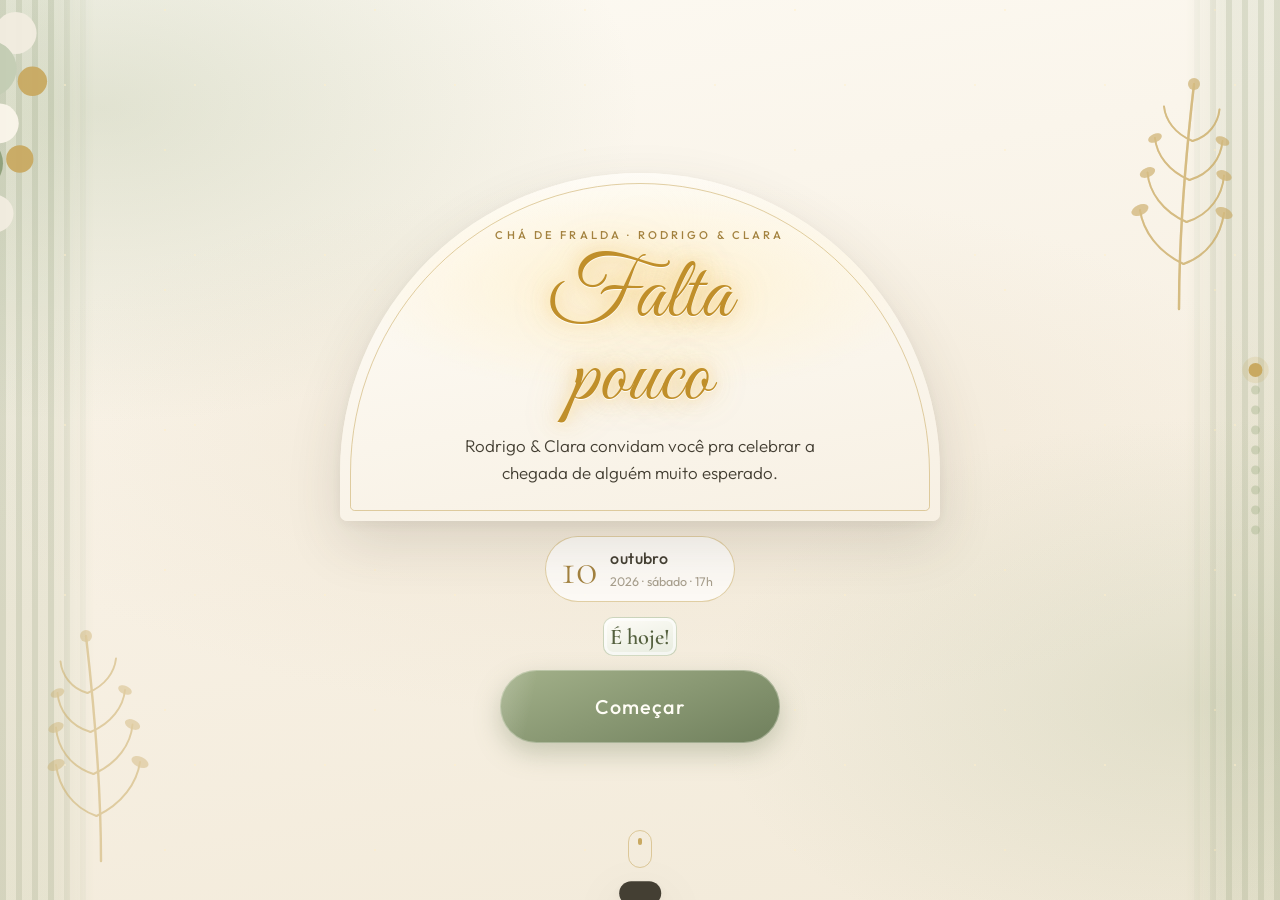
<file: index.html>
<!DOCTYPE html>
<html lang="pt-BR">
<head>
  <meta charset="UTF-8">
  <meta name="viewport" content="width=device-width, initial-scale=1.0, viewport-fit=cover">
  <meta name="theme-color" content="#FDFAF3">
  <title>Falta pouco — Chá de Fralda de Rodrigo &amp; Clara · 10.10.2026</title>
  <meta name="description" content="Chá de fralda de Rodrigo &amp; Clara — 10 de outubro de 2026, sábado, 17h. Feijoada, petiscos da roça e chopp gelado.">
  <meta property="og:type" content="website">
  <meta property="og:title" content="Falta pouco — Chá de Fralda de Rodrigo & Clara">
  <meta property="og:description" content="10.10.2026 · sábado, a partir das 17h. Feijoada no capricho, petiscos da roça e chopp gelado.">
  <meta property="og:locale" content="pt_BR">
  <meta property="og:url" content="https://berman7328.github.io/convite-chadefralda/">
  <!-- O convite circula colado em conversa de WhatsApp, e lá o card só mostra
       imagem se a URL for absoluta. A arte repete a capa e não cita o nome do
       bebê: o preview não pode entregar o que a revelação guarda. -->
  <meta property="og:image" content="https://berman7328.github.io/convite-chadefralda/assets/og.jpg">
  <meta property="og:image:type" content="image/jpeg">
  <meta property="og:image:width" content="1200">
  <meta property="og:image:height" content="630">
  <meta property="og:image:alt" content="Falta pouco — chá de fralda de Rodrigo e Clara, 10 de outubro de 2026">
  <meta name="twitter:card" content="summary_large_image">

  <link rel="preconnect" href="https://fonts.googleapis.com">
  <link rel="preconnect" href="https://fonts.gstatic.com" crossorigin>
  <link href="https://fonts.googleapis.com/css2?family=Cormorant+Garamond:ital,wght@0,300;0,400;0,500;0,600;1,400&family=Great+Vibes&family=Outfit:wght@300;400;500;600&display=swap" rel="stylesheet">
  <link rel="stylesheet" href="style.css">
  <link rel="icon" href="data:image/svg+xml,%3Csvg%20xmlns='http://www.w3.org/2000/svg'%20viewBox='0%200%2032%2032'%3E%3Cpath%20d='M16%2028.6%204.7%2017.7C1.3%2014.4%201.5%208.9%205.1%205.9c3.1-2.6%207.7-2%2010.3%201.1l.6.8.6-.8c2.6-3.1%207.2-3.7%2010.3-1.1%203.6%203%203.8%208.5.4%2011.8L16%2028.6z'%20fill='%23d92d2d'/%3E%3C/svg%3E">
</head>
<body>

<!-- cenário: cortinas de sálvia nas laterais e luzinhas ao fundo -->
<div class="blobs" aria-hidden="true">
  <span class="blob blob-a"></span>
  <span class="blob blob-b"></span>
  <span class="blob blob-c"></span>
</div>

<!-- ornamentos reaproveitados por várias seções -->
<svg class="sprite" aria-hidden="true">
  <defs>
    <symbol id="orn-guirlanda" viewBox="0 0 200 300">
      <circle cx="58"  cy="26"  r="26" fill="#a3b18a"/>
      <circle cx="112" cy="40"  r="20" fill="#f2ece0"/>
      <circle cx="34"  cy="66"  r="21" fill="#eee8dc"/>
      <circle cx="86"  cy="74"  r="27" fill="#c3cdb4"/>
      <circle cx="128" cy="86"  r="14" fill="#c9a961"/>
      <circle cx="46"  cy="112" r="24" fill="#a3b18a"/>
      <circle cx="96"  cy="126" r="19" fill="#faf5ea"/>
      <circle cx="26"  cy="152" r="18" fill="#d9d3c4"/>
      <circle cx="74"  cy="164" r="26" fill="#8fa07a"/>
      <circle cx="116" cy="160" r="13" fill="#c9a961"/>
      <circle cx="44"  cy="200" r="22" fill="#c3cdb4"/>
      <circle cx="92"  cy="212" r="18" fill="#f2ece0"/>
      <circle cx="30"  cy="240" r="17" fill="#a3b18a"/>
      <circle cx="72"  cy="252" r="13" fill="#c9a961"/>
    </symbol>

    <symbol id="orn-ramo" viewBox="0 0 100 160">
      <path d="M50 158 C50 110 46 60 40 8" fill="none" stroke="currentColor" stroke-width="1.6" stroke-linecap="round"/>
      <g fill="none" stroke="currentColor" stroke-width="1.3" stroke-linecap="round">
        <path d="M47 128 C30 122 22 108 20 94"/><path d="M47 128 C64 120 74 106 76 92"/>
        <path d="M45 100 C29 95 21 82 20 69"/><path d="M45 100 C61 93 70 80 71 67"/>
        <path d="M43 72  C29 68 22 57 21 46"/><path d="M43 72  C57 66 65 55 66 44"/>
        <path d="M41 46  C30 43 24 34 23 25"/><path d="M41 46  C53 41 59 32 60 23"/>
      </g>
      <g fill="currentColor" opacity="0.75">
        <ellipse cx="20" cy="94" rx="6" ry="3.4" transform="rotate(-24 20 94)"/>
        <ellipse cx="76" cy="92" rx="6" ry="3.4" transform="rotate(24 76 92)"/>
        <ellipse cx="20" cy="69" rx="5.4" ry="3.1" transform="rotate(-24 20 69)"/>
        <ellipse cx="71" cy="67" rx="5.4" ry="3.1" transform="rotate(24 71 67)"/>
        <ellipse cx="21" cy="46" rx="4.8" ry="2.8" transform="rotate(-24 21 46)"/>
        <ellipse cx="66" cy="44" rx="4.8" ry="2.8" transform="rotate(24 66 44)"/>
        <circle cx="40" cy="8" r="4"/>
      </g>
    </symbol>
  </defs>
</svg>

<!-- trilho de progresso lateral (montado pelo JS) -->
<nav class="rail" id="rail" aria-label="Navegação entre seções"></nav>

<main class="deck" id="deck">

  <!-- ═══════════ 1 · CAPA ═══════════ -->
  <section class="slide slide-capa" data-slide="Início">
    <svg class="guirlanda" viewBox="0 0 200 300" aria-hidden="true"><use href="#orn-guirlanda"></use></svg>

    <div class="wrap wrap-centro">
      <div class="capa-arco reveal">
        <p class="eyebrow">Chá de fralda · Rodrigo &amp; Clara</p>

        <h1 class="capa-titulo">
          Falta<em>pouco</em>
        </h1>

        <p class="capa-sub">
          Rodrigo &amp; Clara convidam você pra celebrar
          a chegada de alguém muito esperado.
        </p>
      </div>

      <div class="capa-data reveal" style="--d:.18s">
        <span class="capa-dia">10</span>
        <span class="capa-data-info">
          <b>outubro</b>
          <i>2026 · sábado · 17h</i>
        </span>
      </div>

      <div class="contador reveal" style="--d:.24s" id="contador">
        <div class="cd"><b id="cd-dias">--</b><span>dias</span></div>
        <div class="cd"><b id="cd-horas">--</b><span>horas</span></div>
        <div class="cd"><b id="cd-min">--</b><span>min</span></div>
        <div class="cd"><b id="cd-seg">--</b><span>seg</span></div>
      </div>

      <!-- O grupo do WhatsApp não aparece aqui de propósito: como o álbum,
           ele só se abre depois da confirmação de presença (seção 8). -->
      <button class="btn btn-primario btn-pulsa reveal" style="--d:.36s" data-ir="1">Começar</button>
    </div>
    <div class="scroll-dica" aria-hidden="true"><span></span></div>
  </section>

  <!-- ═══════════ 2 · A HISTÓRIA (1) ═══════════ -->
  <section class="slide" data-slide="A história">
    <div class="wrap">
      <p class="eyebrow reveal">era uma vez</p>
      <h2 class="titulo reveal" style="--d:.06s">Três, antes de quatro</h2>

      <div class="retrato reveal" style="--d:.12s" aria-hidden="true">
        <span class="bolha bolha-azul">R</span>
        <span class="bolha bolha-rosa">C</span>
        <span class="bolha bolha-dourado">M</span>
      </div>

      <p class="texto reveal" style="--d:.18s">
        O Rodrigo e a Clara já caminhavam juntos. E a Clara já tinha uma
        filha linda de 1 aninho: a <strong>Maitê</strong>.
      </p>
      <p class="texto reveal" style="--d:.24s">
        A relação sempre foi das boas — daquelas que não precisam de
        apresentação. A Clara via nele <em>o pai que a Maitê não teve</em>.
        E pai, todo mundo sabe, não é quem chega primeiro: é quem fica.
      </p>
    </div>
  </section>

  <!-- ═══════════ 3 · A HISTÓRIA (2) ═══════════ -->
  <section class="slide" data-slide="A notícia">
    <div class="wrap">
      <p class="eyebrow reveal">e então</p>
      <h2 class="titulo reveal" style="--d:.06s">A notícia que mudou tudo</h2>

      <blockquote class="citacao reveal" style="--d:.12s">
        Não estava no roteiro, não estava no plano.
        Estava só ali, mudando tudo de uma vez.
      </blockquote>

      <p class="texto reveal" style="--d:.18s">
        Fomos surpreendidos. E apesar do susto, veio junto a certeza de que
        era uma <strong>boa nova</strong> — dessas que chegam sem avisar e,
        quando você percebe, já são a coisa mais especial que te aconteceu.
      </p>
      <p class="texto reveal" style="--d:.24s">
        Deus nos ungiu e nos concedeu essa bênção. Desde então ela virou a
        nossa prioridade, antes de qualquer outra coisa.
      </p>
      <p class="assinatura reveal" style="--d:.3s">Rodrigo, Clara, Maitê e …</p>
    </div>
  </section>

  <!-- ═══════════ 4 · A FESTA ═══════════ -->
  <section class="slide" data-slide="A festa">
    <svg class="botanica botanica-dir" viewBox="0 0 100 160" aria-hidden="true"><use href="#orn-ramo"></use></svg>
    <div class="wrap">
      <p class="eyebrow reveal">o encontro</p>
      <h2 class="titulo reveal" style="--d:.06s">A festa</h2>

      <div class="cartao reveal" style="--d:.12s">
        <div class="linha">
          <span class="linha-rot">Quando</span>
          <span class="linha-val" data-cfg="dataLonga">10 de outubro de 2026</span>
          <span class="linha-extra" data-cfg="horaExtra">sábado, a partir das 17h</span>
        </div>
        <div class="linha">
          <span class="linha-rot">Onde</span>
          <span class="linha-val" data-cfg="local">Quintas do Jacubá · Contagem</span>
          <span class="linha-extra" data-cfg="endereco">Casa 02, Rua A — Quintas do Jacubá, Contagem/MG</span>
        </div>
        <div class="linha">
          <span class="linha-rot">O que tem</span>
          <span class="linha-val">Feijoada no capricho</span>
          <span class="linha-extra">Petiscos da roça, chopp gelado, suco e refrigerante — por nossa conta.<br>
            Quem quiser outra bebida alcoólica, fique à vontade pra levar a sua.</span>
        </div>
      </div>

      <div class="chips reveal" style="--d:.18s">
        <span class="chip">Feijoada</span>
        <span class="chip">Petiscos da roça</span>
        <span class="chip">Chopp gelado</span>
        <span class="chip">Suco e refrigerante</span>
      </div>

      <div class="acoes reveal" style="--d:.24s">
        <a class="btn btn-suave" data-cfg-href="gcalUrl" href="#" target="_blank" rel="noopener">Salvar na agenda</a>
        <button class="btn btn-suave" id="btn-ics">Baixar .ics</button>
        <a class="btn btn-suave" data-cfg-href="mapsUrl" href="#" target="_blank" rel="noopener">Ver no mapa</a>
      </div>
    </div>
  </section>

  <!-- ═══════════ 5 · O ENXOVAL ═══════════ -->
  <section class="slide" data-slide="Enxoval">
    <svg class="botanica botanica-esq" viewBox="0 0 100 160" aria-hidden="true"><use href="#orn-ramo"></use></svg>
    <div class="wrap">
      <p class="eyebrow reveal">se quiser ajudar</p>
      <h2 class="titulo reveal" style="--d:.06s">O enxoval</h2>
      <p class="texto texto-centro reveal" style="--d:.12s">
        Sua presença já é o presente. Mas se quiser dar uma força no
        cantinho do bebê, aqui vai o mapa.
      </p>

      <div class="presentes reveal" style="--d:.18s">
        <article class="bloco bloco-destaque">
          <span class="tag">prioridade</span>
          <ul class="lista">
            <li><b>Fraldas</b><span>tamanhos P e M</span></li>
            <li><b>Kits de perfumaria bebê</b><span>sabonete, shampoo, colônia</span></li>
            <li><b>Lenços umedecidos</b><span>nunca é demais</span></li>
          </ul>
        </article>

        <article class="bloco">
          <span class="tag tag-rosa">se for do coração</span>
          <ul class="lista">
            <li><b>Roupinhas</b><span>até 6 meses</span></li>
            <li><b>Brinquedinhos</b><span>primeira infância</span></li>
            <li><b>O que o coração mandar</b><span>a gente aceita e agradece</span></li>
          </ul>
        </article>
      </div>

      <p class="nota reveal" style="--d:.24s">
        Ainda não contamos se é menino ou menina — então o seguro é apostar
        em <strong>tons neutros</strong>. Ou arriscar na cor do seu palpite
        e torcer. 😄
      </p>
    </div>
  </section>

  <!-- ═══════════ 6 · O PALPITE ═══════════ -->
  <section class="slide" data-slide="Seu palpite">
    <div class="wrap wrap-centro">
      <p class="eyebrow reveal">brincadeira do chá</p>
      <h2 class="titulo reveal" style="--d:.06s">Chuta aí</h2>
      <p class="texto texto-centro reveal" style="--d:.12s">
        Toda festa de bebê tem essa aposta. Sem pesquisar,
        sem consultar ninguém — <strong>no feeling</strong>.
      </p>

      <div class="times reveal" style="--d:.18s" id="times">
        <button type="button" class="time time-azul" data-palpite="Menino">
          <span class="time-icone" aria-hidden="true"></span>
          <span class="time-nome">Time Azul</span>
          <span class="time-desc">é menino!</span>
          <span class="time-mark" aria-hidden="true">✓</span>
        </button>

        <span class="times-vs" aria-hidden="true">ou</span>

        <button type="button" class="time time-rosa" data-palpite="Menina">
          <span class="time-icone" aria-hidden="true"></span>
          <span class="time-nome">Time Rosa</span>
          <span class="time-desc">é menina!</span>
          <span class="time-mark" aria-hidden="true">✓</span>
        </button>
      </div>

      <p class="palpite-eco hidden" id="palpite-eco"></p>

      <p class="nota reveal" style="--d:.24s">
        Guarde o seu palpite. Quando confirmar presença,
        o convite conta se você acertou. 🤫
      </p>
    </div>
  </section>


  <!-- ═══════════ 7 · A RIFA ═══════════ -->
  <section class="slide" data-slide="Rifa entre amigos">
    <div class="wrap wrap-centro">
      <p class="eyebrow reveal">entre amigos</p>
      <h2 class="titulo reveal" style="--d:.06s">Uma forcinha</h2>

      <p class="texto texto-centro reveal" style="--d:.1s">
        Organizamos uma rifa entre amigos pra ajudar a montar o enxoval.
        Participar é totalmente opcional — sua presença já basta pra gente.
      </p>

      <div class="premio reveal" style="--d:.14s">
        <span class="tag tag-ambar">os prêmios</span>
        <p class="premio-nome">São dois sorteios</p>
        <ul class="premio-lista">
          <li>
            <img class="premio-foto" src="assets/premios/01-jack-daniels.jpg"
                 width="720" height="900" loading="lazy" decoding="async"
                 alt="Kit Jack Daniel's Tennessee Honey: garrafa de 1 litro e copo">
            <div class="premio-txt">
              <b>1º sorteio</b>
              <span>Kit Jack Daniel's — garrafa e copo</span>
            </div>
          </li>
          <li>
            <img class="premio-foto" src="assets/premios/02-boticario.jpg"
                 width="720" height="900" loading="lazy" decoding="async"
                 alt="Kit Nativa SPA Ameixa d'O Boticário: sabonete líquido e loção">
            <div class="premio-txt">
              <b>2º sorteio</b>
              <span>Kit de perfumaria O Boticário</span>
            </div>
          </li>
        </ul>
        <p class="premio-sub">Um ganhador para cada prêmio, sorteados entre
          todos os números no dia da festa.</p>
      </div>

      <p class="nota reveal" style="--d:.18s">
        Cada número contribui com <strong id="valor-numero">R$ 20</strong>.
        Se quiser escolher mais de um, fique à vontade — cada número é uma
        chance a mais e uma ajuda a mais.
      </p>

      <div class="cartela reveal" style="--d:.22s" id="cartela"
           role="group" aria-label="Cartela de números"></div>

      <!-- some assim que a consulta à planilha responde -->
      <p class="cartela-espera hidden" id="cartela-espera" aria-live="polite">
        Conferindo quais números já foram reservados…
      </p>

      <p class="legenda-cartela reveal" style="--d:.26s">
        <span class="leg leg-livre"></span> livre
        <span class="leg leg-reservado"></span> reservado
        <span class="leg leg-pago"></span> já é de alguém
      </p>

      <!-- carrinho + dados de quem escolheu -->
      <div class="carrinho hidden" id="carrinho">
        <p class="carrinho-rot">Seus números</p>
        <div class="carrinho-nums" id="carrinho-nums"></div>
        <p class="carrinho-conta" id="carrinho-conta"></p>

        <div class="rifa-form" id="rifa-form">
          <label class="campo">
            <span class="campo-rot">Seu nome</span>
            <input type="text" id="rifa-nome" autocomplete="name" placeholder="Como te chamam">
          </label>
          <label class="campo">
            <span class="campo-rot">WhatsApp</span>
            <input type="tel" id="rifa-whatsapp" inputmode="tel" autocomplete="tel"
                   placeholder="(31) 9 9999-9999">
          </label>
          <button type="button" class="btn btn-primario btn-largo" id="rifa-reservar">
            Reservar
          </button>
          <button type="button" class="btn-limpar" id="rifa-limpar">limpar escolha</button>
        </div>
      </div>

      <div class="pagamento hidden" id="rifa-pagamento"></div>
    </div>
  </section>

  <!-- ═══════════ 8 · CONFIRMAÇÃO ═══════════ -->
  <section class="slide" data-slide="Confirmar">
    <div class="wrap">
      <p class="eyebrow reveal">última etapa</p>
      <h2 class="titulo reveal" style="--d:.06s">Confirme sua presença</h2>

      <div id="form-area">
        <p class="texto texto-centro reveal" style="--d:.12s">
          Pra gente acertar a feijoada e o chopp, confirme até
          <strong data-cfg="rsvpPrazo">03/10/2026</strong>.
        </p>

        <form id="form" class="form reveal" style="--d:.2s" novalidate>
          <label class="campo">
            <span class="campo-rot">Seu nome <i>*</i></span>
            <input type="text" name="nome" required autocomplete="name" placeholder="Como te chamam">
          </label>

          <label class="campo">
            <span class="campo-rot">WhatsApp <i>*</i></span>
            <input type="tel" name="whatsapp" id="in-whatsapp" required inputmode="tel"
                   autocomplete="tel" placeholder="(31) 9 9999-9999">
          </label>

          <fieldset class="campo">
            <legend class="campo-rot">Você vai? <i>*</i></legend>
            <div class="opcoes">
              <label class="op"><input type="radio" name="vai" value="Sim" required><span>Sim, conta comigo</span></label>
              <label class="op"><input type="radio" name="vai" value="Talvez"><span>Talvez</span></label>
              <label class="op"><input type="radio" name="vai" value="Não"><span>Não vou poder</span></label>
            </div>
          </fieldset>

          <label class="campo">
            <span class="campo-rot">Quantas pessoas no total? <i>*</i></span>
            <input type="number" name="quantos" required min="1" max="5" value="1" inputmode="numeric">
            <small class="campo-dica">Você + até 4 acompanhantes.</small>
          </label>

          <fieldset class="campo">
            <legend class="campo-rot">Seu palpite <i>*</i></legend>
            <div class="opcoes opcoes-2">
              <label class="op op-azul"><input type="radio" name="palpite" value="Menino" required><span>Menino</span></label>
              <label class="op op-rosa"><input type="radio" name="palpite" value="Menina"><span>Menina</span></label>
            </div>
          </fieldset>

          <fieldset class="campo">
            <legend class="campo-rot">Você veio pelo lado <i>*</i></legend>
            <div class="opcoes">
              <label class="op"><input type="radio" name="lado" value="Rodrigo" required><span>do Rodrigo</span></label>
              <label class="op"><input type="radio" name="lado" value="Clara"><span>da Clara</span></label>
              <label class="op"><input type="radio" name="lado" value="Ambos"><span>dos dois</span></label>
            </div>
          </fieldset>

          <label class="campo">
            <span class="campo-rot">Vai levar presente? <i>*</i></span>
            <select name="presente" required>
              <option value="" disabled selected>Escolha uma opção</option>
              <option value="Fraldas P/M">Fraldas (P ou M)</option>
              <option value="Kit perfumaria">Kit de perfumaria bebê</option>
              <option value="Lenços umedecidos">Lenços umedecidos</option>
              <option value="Roupinhas até 6 meses">Roupinhas até 6 meses</option>
              <option value="Brinquedos">Brinquedinhos</option>
              <option value="Outro">Outro / surpresa</option>
            </select>
          </label>

          <label class="campo">
            <span class="campo-rot">Um recado pros pais <span class="opt">(opcional)</span></span>
            <textarea name="recado" rows="3" placeholder="Escreve algo, eles vão ler depois"></textarea>
          </label>

          <p class="teaser">Ao confirmar, o convite revela o que só ele sabe. 🤫</p>
          <button type="submit" class="btn btn-primario btn-largo">Confirmar e descobrir</button>
        </form>
      </div>

      <!-- estado confirmado -->
      <div id="confirmado" class="confirmado hidden">
        <div class="check" aria-hidden="true">✓</div>
        <h3 class="sub-titulo">Presença confirmada!</h3>
        <p class="texto texto-centro">
          Te esperamos <strong data-cfg="dataCurta">10 de outubro</strong>.
        </p>

        <div class="eco-palpite" id="eco-palpite"></div>

        <a class="wpp" data-cfg-href="whatsappGrupo" data-origem="final" href="#" target="_blank" rel="noopener">
          <span class="tag tag-verde">importante</span>
          <span class="wpp-titulo">Entre no grupo do WhatsApp</span>
          <span class="wpp-sub">Os avisos e o resultado do sorteio saem por lá.</span>
        </a>

        <div class="qr hidden" id="qr-bloco">
          <p class="qr-rot">ou aponte a câmera do WhatsApp</p>
          <img id="qr-img" alt="QR code do grupo do WhatsApp" width="170" height="170">
        </div>

        <div class="falha hidden" id="falha">
          <p>Não conseguimos registrar automaticamente. Manda pelo WhatsApp pra garantir:</p>
          <a class="btn btn-suave" id="falha-link" href="#" target="_blank" rel="noopener">Enviar pelo WhatsApp</a>
        </div>

        <div class="acoes">
          <a class="btn btn-suave" data-cfg-href="gcalUrl" href="#" target="_blank" rel="noopener">Salvar na agenda</a>
          <a class="btn btn-suave" data-cfg-href="wazeUrl" href="#" target="_blank" rel="noopener">Abrir no Waze</a>
        </div>

        <div class="retomar">
          <button type="button" class="link-discreto hidden" id="btn-rever">rever a revelação</button>
          <button type="button" class="link-discreto" id="btn-corrigir">corrigir minha resposta ou confirmar outra pessoa</button>
        </div>
      </div>
    </div>
  </section>

  <!-- ═══════════ 9 · O ÁLBUM ═══════════ -->
  <section class="slide" data-slide="Álbum">
    <svg class="botanica botanica-dir" viewBox="0 0 100 160" aria-hidden="true"><use href="#orn-ramo"></use></svg>
    <div class="wrap">
      <p class="eyebrow reveal">bônus</p>
      <h2 class="titulo reveal" style="--d:.06s">O álbum</h2>

      <div class="trava" id="trava">
        <div class="trava-icone" aria-hidden="true">🔒</div>
        <p class="trava-titulo">Ainda não.</p>
        <p class="texto texto-centro">
          Este capítulo abre depois que você confirmar presença e ver a
          revelação. Sem atalho. 😌
        </p>
        <button class="btn btn-primario" data-ir="7">Ir para a confirmação</button>
      </div>

      <div class="album hidden" id="album">
        <p class="texto texto-centro">Fotos, gifs e vídeos — com um comentário em cada um.</p>
        <div class="mural" id="mural"></div>

        <div class="recados">
          <h3 class="sub-titulo">Deixe seu recado</h3>
          <p class="texto texto-centro">Vamos guardar todos pra ela ler quando crescer.</p>

          <form class="form" id="form-recado">
            <label class="campo">
              <span class="campo-rot">Seu nome</span>
              <input type="text" id="rec-nome" maxlength="60" placeholder="Como te chamam">
            </label>
            <label class="campo">
              <span class="campo-rot">Recado</span>
              <textarea id="rec-texto" rows="3" maxlength="400" placeholder="Escreve algo bonito"></textarea>
            </label>
            <button type="submit" class="btn btn-primario btn-largo">Deixar recado</button>
          </form>

          <div class="recados-lista" id="recados-lista"></div>
        </div>
      </div>
    </div>
  </section>

</main>

<!-- ═══════════ REVELAÇÃO ═══════════ -->
<div id="revelacao" class="revelacao hidden" role="dialog" aria-modal="true" aria-label="A revelação">
  <button type="button" class="rev-pular" id="rev-pular">pular</button>
  <div class="rev-palco" id="rev-palco"></div>
</div>

<!-- visualizador de mídia -->
<div id="lightbox" class="lightbox hidden" role="dialog" aria-modal="true" aria-label="Mídia">
  <button class="lightbox-fechar" id="lightbox-fechar" aria-label="Fechar">×</button>
  <div class="lightbox-conteudo" id="lightbox-conteudo"></div>
</div>

<!-- controle de som (some sozinho se CONFIG.audio.arquivo for null) -->
<div class="som hidden" id="som">
  <button type="button" class="som-botao" id="som-botao" aria-pressed="false" aria-label="Ativar som">
    <svg class="ico-som" viewBox="0 0 24 24" aria-hidden="true">
      <path d="M5 9v6h4l5 4V5L9 9H5z" fill="currentColor"/>
      <path class="onda" d="M16.5 8.5a5 5 0 010 7M19 6a8 8 0 010 12"
            stroke="currentColor" stroke-width="1.9" fill="none" stroke-linecap="round"/>
      <path class="corte" d="M17 9l5 6M22 9l-5 6"
            stroke="currentColor" stroke-width="1.9" fill="none" stroke-linecap="round"/>
    </svg>
  </button>
  <input type="range" class="som-volume" id="som-volume" min="0" max="100" value="35"
         aria-label="Volume">
</div>

<audio id="trilha" preload="none"></audio>

<div id="confete" class="confete" aria-hidden="true"></div>
<div id="toast" class="toast" role="status" aria-live="polite"></div>

<script src="rifa-core.js?v=1"></script>
<script src="script.js?v=3"></script>
</body>
</html>
</file>
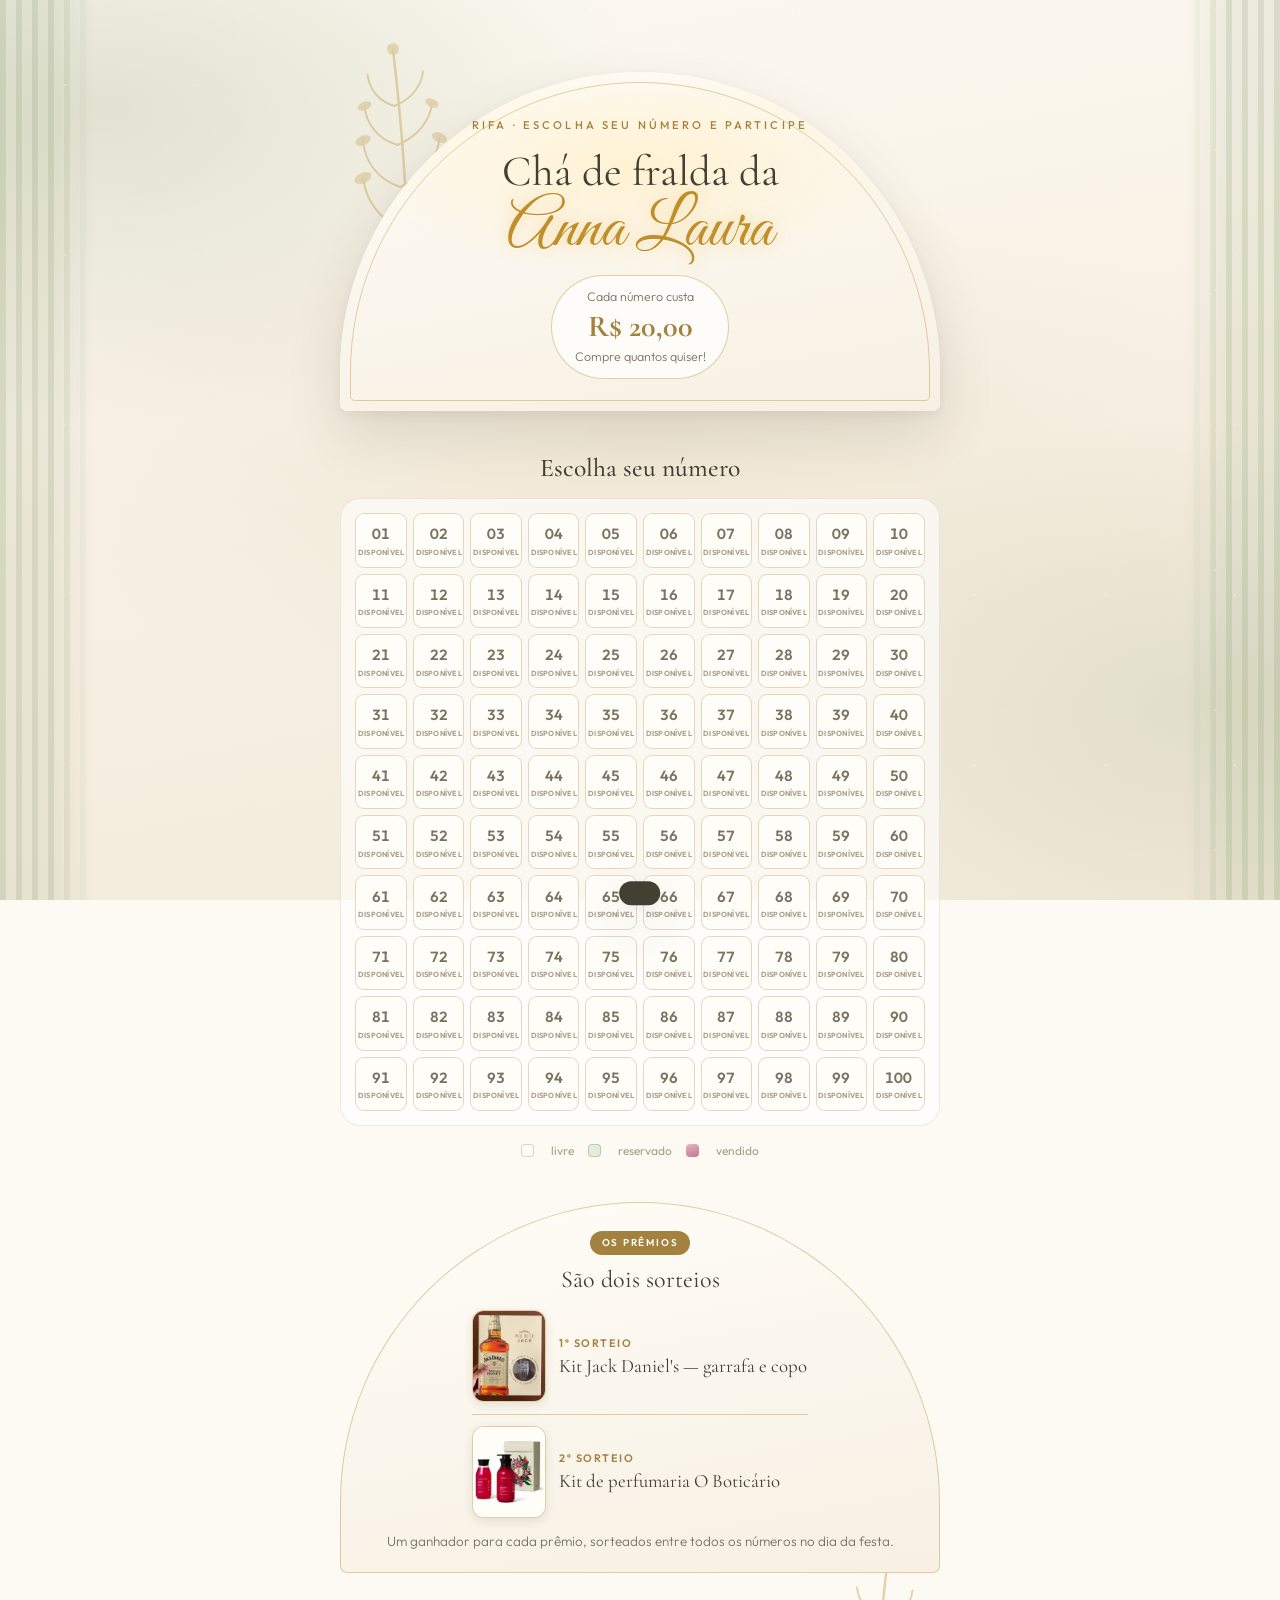
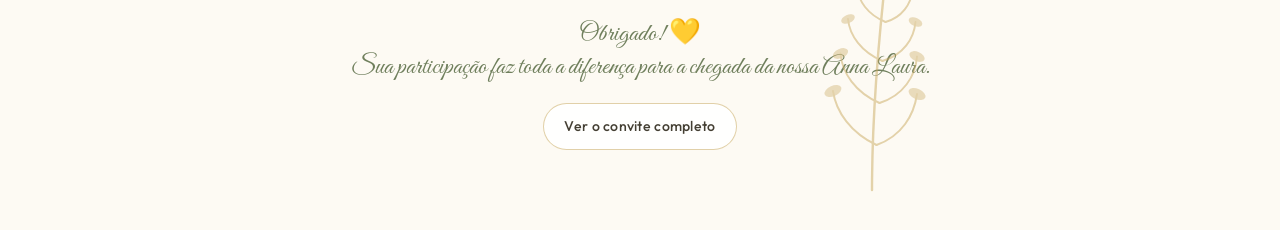
<file: rifa/index.html>
<!DOCTYPE html>
<html lang="pt-BR">
<head>
  <meta charset="UTF-8">
  <meta name="viewport" content="width=device-width, initial-scale=1.0, viewport-fit=cover">
  <meta name="theme-color" content="#FDFAF3">
  <title>Rifa — Chá de Fralda da Anna Laura</title>
  <meta name="description" content="Rifa solidária do chá de fralda da Anna Laura. Escolha seu número, cada um custa R$ 20 — ajude a montar o enxoval e concorra aos prêmios.">
  <meta property="og:type" content="website">
  <meta property="og:title" content="Rifa — Chá de Fralda da Anna Laura">
  <meta property="og:description" content="Escolha seu número e ajude a montar o enxoval da Anna Laura. Cada número: R$ 20.">
  <meta property="og:locale" content="pt_BR">
  <meta property="og:url" content="https://berman7328.github.io/convite-chadefralda/rifa/">
  <meta property="og:image" content="https://berman7328.github.io/convite-chadefralda/assets/og.jpg">
  <meta property="og:image:type" content="image/jpeg">
  <meta name="twitter:card" content="summary_large_image">

  <link rel="preconnect" href="https://fonts.googleapis.com">
  <link rel="preconnect" href="https://fonts.gstatic.com" crossorigin>
  <link href="https://fonts.googleapis.com/css2?family=Cormorant+Garamond:ital,wght@0,300;0,400;0,500;0,600;1,400&family=Great+Vibes&family=Outfit:wght@300;400;500;600&display=swap" rel="stylesheet">
  <link rel="stylesheet" href="../style.css">
  <link rel="stylesheet" href="style.css">
  <link rel="icon" href="data:image/svg+xml,%3Csvg%20xmlns='http://www.w3.org/2000/svg'%20viewBox='0%200%2032%2032'%3E%3Cpath%20d='M16%2028.6%204.7%2017.7C1.3%2014.4%201.5%208.9%205.1%205.9c3.1-2.6%207.7-2%2010.3%201.1l.6.8.6-.8c2.6-3.1%207.2-3.7%2010.3-1.1%203.6%203%203.8%208.5.4%2011.8L16%2028.6z'%20fill='%23d92d2d'/%3E%3C/svg%3E">
</head>
<body class="rifa-body">

<div class="blobs" aria-hidden="true">
  <span class="blob blob-a"></span>
  <span class="blob blob-b"></span>
  <span class="blob blob-c"></span>
</div>

<svg class="sprite" aria-hidden="true">
  <defs>
    <symbol id="orn-ramo" viewBox="0 0 100 160">
      <path d="M50 158 C50 110 46 60 40 8" fill="none" stroke="currentColor" stroke-width="1.6" stroke-linecap="round"/>
      <g fill="none" stroke="currentColor" stroke-width="1.3" stroke-linecap="round">
        <path d="M47 128 C30 122 22 108 20 94"/><path d="M47 128 C64 120 74 106 76 92"/>
        <path d="M45 100 C29 95 21 82 20 69"/><path d="M45 100 C61 93 70 80 71 67"/>
        <path d="M43 72  C29 68 22 57 21 46"/><path d="M43 72  C57 66 65 55 66 44"/>
        <path d="M41 46  C30 43 24 34 23 25"/><path d="M41 46  C53 41 59 32 60 23"/>
      </g>
      <g fill="currentColor" opacity="0.75">
        <ellipse cx="20" cy="94" rx="6" ry="3.4" transform="rotate(-24 20 94)"/>
        <ellipse cx="76" cy="92" rx="6" ry="3.4" transform="rotate(24 76 92)"/>
        <ellipse cx="20" cy="69" rx="5.4" ry="3.1" transform="rotate(-24 20 69)"/>
        <ellipse cx="71" cy="67" rx="5.4" ry="3.1" transform="rotate(24 71 67)"/>
        <ellipse cx="21" cy="46" rx="4.8" ry="2.8" transform="rotate(-24 21 46)"/>
        <ellipse cx="66" cy="44" rx="4.8" ry="2.8" transform="rotate(24 66 44)"/>
        <circle cx="40" cy="8" r="4"/>
      </g>
    </symbol>
  </defs>
</svg>

<main class="rifa-pagina">
  <svg class="botanica botanica-esq" viewBox="0 0 100 160" aria-hidden="true"><use href="#orn-ramo"></use></svg>
  <svg class="botanica botanica-dir" viewBox="0 0 100 160" aria-hidden="true"><use href="#orn-ramo"></use></svg>

  <header class="rifa-hero">
    <p class="eyebrow">rifa · escolha seu número e participe</p>
    <h1 class="rifa-titulo">Chá de fralda da<br><em>Anna Laura</em></h1>
    <div class="rifa-preco">
      <span>Cada número custa</span>
      <b>R$ <span id="valor-numero">20</span>,00</b>
      <span>Compre quantos quiser!</span>
    </div>
  </header>

  <section class="rifa-secao" aria-labelledby="rifa-secao-titulo">
    <h2 id="rifa-secao-titulo" class="sub-titulo">Escolha seu número</h2>

    <div class="cartela cartela-grande" id="cartela"
         role="group" aria-label="Cartela de números"></div>

    <!-- some assim que a consulta à planilha responde -->
    <p class="cartela-espera hidden" id="cartela-espera" aria-live="polite">
      Conferindo quais números já foram reservados…
    </p>

    <p class="legenda-cartela">
      <span class="leg leg-livre"></span> livre
      <span class="leg leg-reservado"></span> reservado
      <span class="leg leg-pago"></span> vendido
    </p>

    <!-- carrinho + dados de quem escolheu -->
    <div class="carrinho hidden" id="carrinho">
      <p class="carrinho-rot">Seus números</p>
      <div class="carrinho-nums" id="carrinho-nums"></div>
      <p class="carrinho-conta" id="carrinho-conta"></p>

      <div class="rifa-form" id="rifa-form">
        <label class="campo">
          <span class="campo-rot">Seu nome</span>
          <input type="text" id="rifa-nome" autocomplete="name" placeholder="Como te chamam">
        </label>
        <label class="campo">
          <span class="campo-rot">WhatsApp</span>
          <input type="tel" id="rifa-whatsapp" inputmode="tel" autocomplete="tel"
                 placeholder="(31) 9 9999-9999">
        </label>
        <button type="button" class="btn btn-primario btn-largo" id="rifa-reservar">
          Reservar
        </button>
        <button type="button" class="btn-limpar" id="rifa-limpar">limpar escolha</button>
      </div>
    </div>

    <div class="pagamento hidden" id="rifa-pagamento"></div>
  </section>

  <section class="premio" aria-label="Prêmios">
    <span class="tag tag-ambar">os prêmios</span>
    <p class="premio-nome">São dois sorteios</p>
    <ul class="premio-lista">
      <li>
        <img class="premio-foto" src="../assets/premios/01-jack-daniels.jpg"
             width="720" height="900" loading="lazy" decoding="async"
             alt="Kit Jack Daniel's Tennessee Honey: garrafa de 1 litro e copo">
        <div class="premio-txt">
          <b>1º sorteio</b>
          <span>Kit Jack Daniel's — garrafa e copo</span>
        </div>
      </li>
      <li>
        <img class="premio-foto" src="../assets/premios/02-boticario.jpg"
             width="720" height="900" loading="lazy" decoding="async"
             alt="Kit Nativa SPA Ameixa d'O Boticário: sabonete líquido e loção">
        <div class="premio-txt">
          <b>2º sorteio</b>
          <span>Kit de perfumaria O Boticário</span>
        </div>
      </li>
    </ul>
    <p class="premio-sub">Um ganhador para cada prêmio, sorteados entre
      todos os números no dia da festa.</p>
  </section>

  <footer class="rifa-rodape">
    <p class="rifa-obrigado">Obrigado! <span>💛</span><br>
      Sua participação faz toda a diferença para a chegada da nossa Anna Laura.</p>

    <a class="btn btn-suave" href="../index.html">Ver o convite completo</a>
  </footer>
</main>

<div id="confete" class="confete" aria-hidden="true"></div>
<div id="toast" class="toast" role="status" aria-live="polite"></div>

<script src="../rifa-core.js?v=1"></script>
<script src="script.js?v=1"></script>
</body>
</html>
</file>
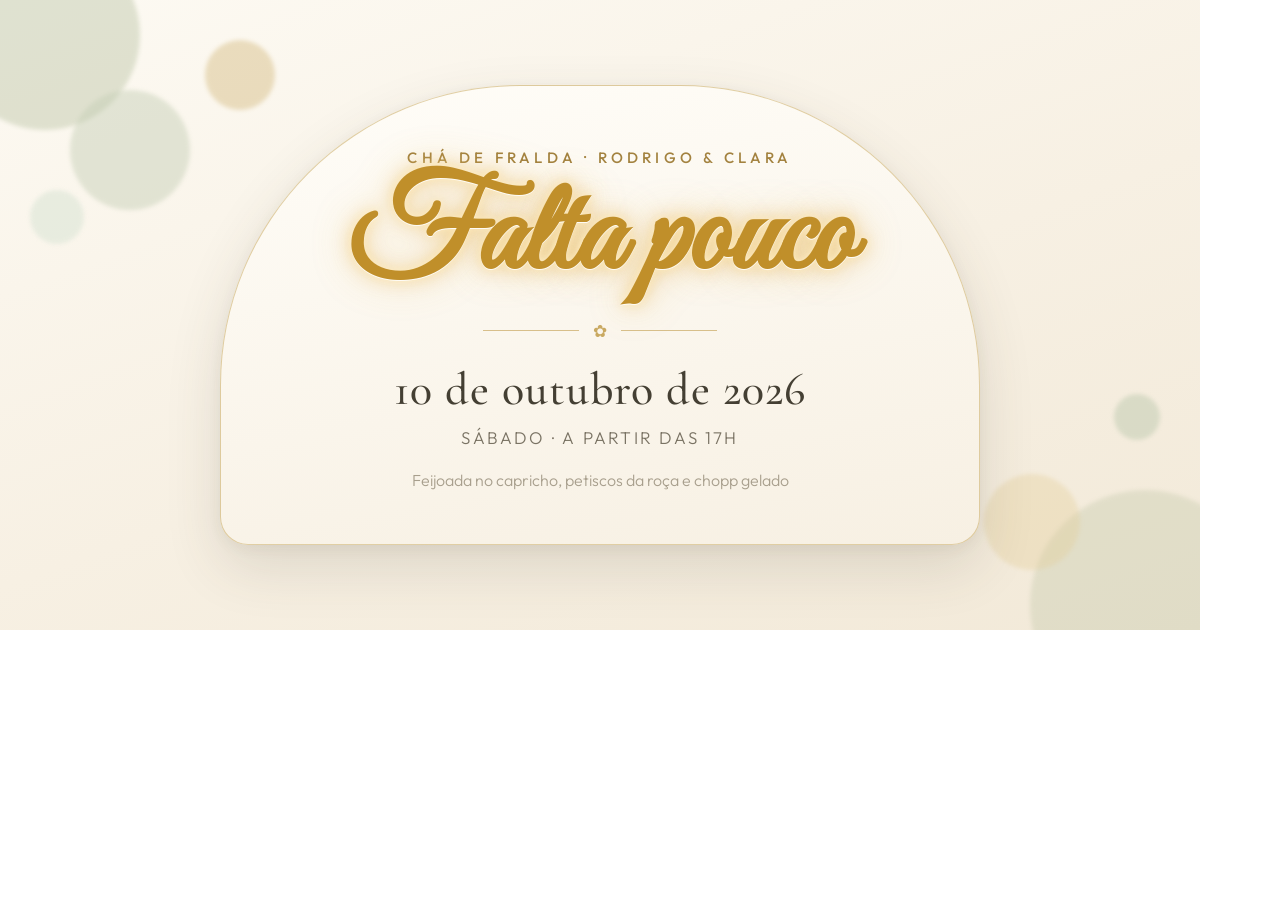
<file: tools/og.html>
<!DOCTYPE html>
<!--
  FONTE DA ARTE DE PREVIEW (assets/og.jpg)

  É o card que aparece quando o link do convite é colado no WhatsApp. Repete a
  capa de propósito, e não cita o nome do bebê: o preview não pode entregar o
  que a revelação guarda.

  Pra regerar depois de mudar data, horário ou cardápio:

    chromium --headless --disable-gpu --hide-scrollbars \
      --window-size=1240,800 --virtual-time-budget=12000 \
      --screenshot=raw.png file://$PWD/tools/og.html

    python3 -c "from PIL import Image; \
      Image.open('raw.png').convert('RGB').crop((0,0,1200,630)) \
      .save('assets/og.jpg','JPEG',quality=90,optimize=True)"

  A janela é maior que a arte e o corte vem depois porque o headless não
  entrega uma viewport de exatamente 630px de altura. As fontes vêm do Google
  Fonts, então gere com internet.
-->
<html lang="pt-BR">
<head>
<meta charset="UTF-8">
<link rel="preconnect" href="https://fonts.googleapis.com">
<link rel="preconnect" href="https://fonts.gstatic.com" crossorigin>
<link href="https://fonts.googleapis.com/css2?family=Cormorant+Garamond:wght@300;400;500&family=Great+Vibes&family=Outfit:wght@300;400;500&display=swap" rel="stylesheet">
<style>
  * { margin: 0; padding: 0; box-sizing: border-box; }
  html, body { background: #fff; }
  .og {
    width: 1200px; height: 630px; overflow: hidden; position: relative;
    background: linear-gradient(160deg, #fdfaf3 0%, #f7f0e3 55%, #f2e9d8 100%);
    font-family: 'Outfit', sans-serif;
    display: flex; align-items: center; justify-content: center;
  }

  /* as mesmas cortinas de sálvia do convite */
  .blob { position: absolute; border-radius: 50%; filter: blur(2px); }
  .b1 { width: 190px; height: 190px; background: #a3b18a; opacity: .32; top: -60px; left: -50px; }
  .b2 { width: 120px; height: 120px; background: #c3cdb4; opacity: .45; top: 90px; left: 70px; }
  .b3 { width: 70px;  height: 70px;  background: #c9a961; opacity: .35; top: 40px; left: 205px; }
  .b4 { width: 54px;  height: 54px;  background: #e6ebde; opacity: .9;  top: 190px; left: 30px; }
  .b5 { width: 230px; height: 230px; background: #a3b18a; opacity: .22; bottom: -90px; right: -60px; }
  .b6 { width: 96px;  height: 96px;  background: #e3cd97; opacity: .35; bottom: 60px; right: 120px; }
  .b7 { width: 46px;  height: 46px;  background: #c3cdb4; opacity: .55; bottom: 190px; right: 40px; }

  .cartao {
    position: relative;
    width: 760px; padding: 62px 60px 54px;
    background: linear-gradient(170deg, #fffdf8, #f7f0e3);
    border: 1px solid rgba(201,169,97,0.55);
    border-radius: 300px 300px 28px 28px;
    box-shadow: 0 22px 56px rgba(68,63,51,0.14), 0 4px 14px rgba(68,63,51,0.06);
    text-align: center;
  }

  .eyebrow {
    font-size: 15px; font-weight: 500; letter-spacing: 0.28em;
    text-transform: uppercase; color: #a3823f;
  }

  .titulo {
    font-family: 'Great Vibes', cursive;
    font-size: 128px; line-height: 0.92; color: #c08f2a;
    margin: 14px 0 4px;
    text-shadow:
      0 1px 0 rgba(255,255,255,0.85),
      0 0 7px rgba(255,238,196,0.95),
      0 0 18px rgba(240,196,110,0.7),
      0 0 38px rgba(214,160,60,0.35);
  }

  .fio {
    display: flex; align-items: center; justify-content: center;
    gap: 14px; margin: 22px 0 20px;
  }
  .fio span { display: block; width: 96px; height: 1px; background: rgba(201,169,97,0.7); }
  .fio i { color: #c9a961; font-size: 17px; font-style: normal; }

  .data {
    font-family: 'Cormorant Garamond', serif;
    font-size: 46px; font-weight: 500; color: #443f33; letter-spacing: 0.02em;
  }
  .hora {
    font-size: 17px; font-weight: 300; color: #7a7364;
    letter-spacing: 0.13em; text-transform: uppercase; margin-top: 10px;
  }
  .cardapio {
    font-size: 16px; font-weight: 300; color: #a89f8d; margin-top: 22px;
  }
</style>
</head>
<body>
<div class="og">
  <span class="blob b1"></span><span class="blob b2"></span><span class="blob b3"></span>
  <span class="blob b4"></span><span class="blob b5"></span><span class="blob b6"></span>
  <span class="blob b7"></span>

  <div class="cartao">
    <p class="eyebrow">Chá de fralda · Rodrigo &amp; Clara</p>
    <h1 class="titulo">Falta pouco</h1>
    <div class="fio"><span></span><i>&#10047;</i><span></span></div>
    <p class="data">10 de outubro de 2026</p>
    <p class="hora">sábado · a partir das 17h</p>
    <p class="cardapio">Feijoada no capricho, petiscos da roça e chopp gelado</p>
  </div>
</div>
</body>
</html>
</file>
<file: style.css>
/* ══════════════════════════════════════════════════════════════
   FALTA POUCO — chá de fralda

   Direção visual tirada da referência de decoração: verde-sálvia,
   creme e dourado. Painéis em arco, textura ripada nas colunas,
   fios de ouro finos, guirlanda de balões, letreiro em neon e
   botânica em linha.

   A paleta é neutra de propósito: além de combinar com a decoração,
   ela não entrega o palpite. Azul e rosa aparecem só dentro dos
   cartões da brincadeira.
══════════════════════════════════════════════════════════════ */

:root {
  /* verdes */
  --salvia:        #a3b18a;
  --salvia-clara:  #c3cdb4;
  --salvia-tenue:  #e6ebde;
  --salvia-funda:  #6f7f5c;

  /* cremes e areia */
  --creme:         #fdfaf3;
  --creme-quente:  #f7f0e3;
  --areia:         #ece0cb;
  --areia-funda:   #d9c8ab;

  /* ouro */
  --ouro:          #c9a961;
  --ouro-claro:    #e3cd97;
  --ouro-fundo:    #a3823f;

  /* tinta */
  --tinta:         #443f33;
  --tinta-fraca:   #7a7364;
  --tinta-tenue:   #a89f8d;

  /* só na brincadeira do palpite */
  --azul:          #8fb8d8;
  --azul-forte:    #4c7fa3;
  --azul-tenue:    #eaf2f8;
  --rosa:          #e8b4c4;
  --rosa-forte:    #c07690;
  --rosa-tenue:    #fbeef1;

  --borda:         rgba(68,63,51,0.10);
  --fio-ouro:      rgba(201,169,97,0.55);

  --sombra-sm:     0 2px 10px rgba(68,63,51,0.05);
  --sombra:        0 10px 32px rgba(68,63,51,0.09), 0 2px 8px rgba(68,63,51,0.04);
  --sombra-lg:     0 22px 56px rgba(68,63,51,0.14), 0 4px 14px rgba(68,63,51,0.06);

  --r-sm: 12px;
  --r:    20px;
  --r-lg: 28px;
  --arco: 999px 999px 24px 24px;   /* o painel em arco da referência */
  --pill: 999px;

  --mola: cubic-bezier(0.22, 1, 0.36, 1);
}

*, *::before, *::after { box-sizing: border-box; margin: 0; padding: 0; }
html { -webkit-text-size-adjust: 100%; }

body {
  font-family: 'Outfit', system-ui, sans-serif;
  font-weight: 400;
  color: var(--tinta);
  background: var(--creme);
  line-height: 1.6;
  -webkit-font-smoothing: antialiased;
  overflow: hidden;
}

button, input, select, textarea { font: inherit; color: inherit; }
button { cursor: pointer; border: none; background: none; }
a { color: inherit; text-decoration: none; }
img, video { display: block; max-width: 100%; }
ul { list-style: none; }
.hidden { display: none !important; }
.sprite { position: absolute; width: 0; height: 0; overflow: hidden; }

/* ══════════════ FUNDO — cortina, sálvia e botânica ══════════════ */
.blobs { position: fixed; inset: 0; z-index: 0; overflow: hidden; pointer-events: none; }

/* lençol de fundo: creme quente com halos de sálvia nas laterais */
.blobs::before {
  content: '';
  position: absolute;
  inset: 0;
  background:
    radial-gradient(ellipse 60% 50% at 8% 12%,  rgba(163,177,138,0.30), transparent 70%),
    radial-gradient(ellipse 55% 45% at 94% 78%, rgba(163,177,138,0.24), transparent 70%),
    radial-gradient(ellipse 70% 40% at 50% 50%, rgba(236,224,203,0.55), transparent 75%),
    linear-gradient(170deg, #fdfaf3, #f7f0e3 55%, #f2ead9);
}

/* cortinas verdes das bordas, como na referência */
.blob { position: absolute; }
.blob-a, .blob-b {
  top: 0; bottom: 0;
  width: clamp(38px, 9vw, 96px);
  background:
    repeating-linear-gradient(90deg,
      rgba(140,155,116,0.30) 0px,
      rgba(140,155,116,0.30) 6px,
      rgba(163,177,138,0.16) 6px,
      rgba(163,177,138,0.16) 16px);
  mask-image: linear-gradient(90deg, #000 55%, transparent);
}
.blob-a { left: 0; }
.blob-b { right: 0; transform: scaleX(-1); }

/* luzinhas de fada ao fundo */
.blob-c {
  inset: 0;
  background-image:
    radial-gradient(circle, rgba(255,241,204,0.9) 0.9px, transparent 1.4px),
    radial-gradient(circle, rgba(255,236,190,0.7) 0.8px, transparent 1.3px);
  background-size: 130px 170px, 210px 140px;
  background-position: 0 0, 60px 80px;
  opacity: 0.55;
  animation: piscaLuzes 7s ease-in-out infinite;
}
@keyframes piscaLuzes { 50% { opacity: 0.28; } }

/* ══════════════ NAVEGAÇÃO ══════════════ */
.deck {
  position: relative;
  z-index: 1;
  height: 100dvh;
  overflow-y: auto;
  overflow-x: hidden;
  scroll-snap-type: y mandatory;
  scroll-behavior: smooth;
  scrollbar-width: none;
}
.deck::-webkit-scrollbar { display: none; }

.slide {
  min-height: 100dvh;
  scroll-snap-align: start;
  scroll-snap-stop: always;
  display: grid;
  place-items: center;
  padding: clamp(3.5rem, 9vh, 5rem) 1.25rem clamp(3rem, 8vh, 4rem);
}

/* No celular, os slides da rifa e do "Confirmar" ficam mais altos que a
   tela. Com snap obrigatório o navegador precisa repousar num ponto de
   snap, e o único ponto do slide é o topo dele: quem tentava descer até o
   botão era puxado de volta ou jogado pro slide seguinte. No toque o snap
   vira "proximity", que só agarra perto da borda e deixa rolar livre
   dentro do slide. No desktop o conteúdo cabe, então nada muda. */
@media (pointer: coarse), (max-width: 820px) {
  .deck  { scroll-snap-type: y proximity; }
  .slide { scroll-snap-stop: normal; }
}

.wrap {
  width: min(600px, 100%);
  display: flex;
  flex-direction: column;
  gap: 0.9rem;
}
.wrap-centro { align-items: center; text-align: center; }

/* trilho: contas douradas */
.rail {
  position: fixed;
  right: clamp(9px, 2vw, 20px);
  top: 50%;
  transform: translateY(-50%);
  z-index: 30;
  display: flex;
  flex-direction: column;
  gap: 11px;
}
.rail-item {
  position: relative;
  width: 9px; height: 9px;
  border-radius: 50%;
  background: rgba(163,177,138,0.4);
  transition: background 0.3s, transform 0.3s var(--mola), box-shadow 0.3s;
}
.rail-item:hover { transform: scale(1.35); background: var(--salvia); }
.rail-item.ativo {
  background: var(--ouro);
  transform: scale(1.55);
  box-shadow: 0 0 0 4px rgba(201,169,97,0.18);
}
.rail-item .rail-nome {
  position: absolute;
  right: 20px; top: 50%;
  transform: translateY(-50%) translateX(6px);
  white-space: nowrap;
  font-size: 0.72rem;
  font-weight: 500;
  color: var(--tinta-fraca);
  background: rgba(253,250,243,0.95);
  padding: 0.2rem 0.65rem;
  border-radius: var(--pill);
  border: 1px solid var(--fio-ouro);
  opacity: 0;
  pointer-events: none;
  transition: opacity 0.25s, transform 0.25s var(--mola);
}
.rail-item:hover .rail-nome { opacity: 1; transform: translateY(-50%) translateX(0); }

.scroll-dica {
  position: absolute;
  bottom: clamp(1.2rem, 4vh, 2rem);
  left: 50%;
  transform: translateX(-50%);
  width: 24px; height: 38px;
  border: 1.5px solid var(--fio-ouro);
  border-radius: var(--pill);
}
.scroll-dica span {
  position: absolute;
  top: 7px; left: 50%;
  width: 4px; height: 7px;
  margin-left: -2px;
  border-radius: var(--pill);
  background: var(--ouro);
  animation: rolar 1.9s ease-in-out infinite;
}
@keyframes rolar {
  0%, 100% { transform: translateY(0); opacity: 1; }
  55%      { transform: translateY(14px); opacity: 0.2; }
}

/* ══════════════ ENTRADA ══════════════ */
.reveal {
  opacity: 0;
  transform: translateY(20px);
  transition: opacity 0.75s var(--mola), transform 0.75s var(--mola);
  transition-delay: var(--d, 0s);
}
.slide.visivel .reveal { opacity: 1; transform: none; }

/* ══════════════ ORNAMENTOS ══════════════ */
/* guirlanda de balões — canto superior esquerdo da capa */
.guirlanda {
  position: absolute;
  top: -1%; left: -8%;
  width: clamp(120px, 33vw, 210px);
  opacity: 0.95;
  pointer-events: none;
  animation: balancaGuirlanda 9s ease-in-out infinite;
}
@keyframes balancaGuirlanda {
  0%, 100% { transform: rotate(-1.5deg); }
  50%      { transform: rotate(1.5deg); }
}

/* ramos botânicos em linha dourada */
.botanica {
  position: absolute;
  width: clamp(90px, 22vw, 150px);
  opacity: 0.5;
  pointer-events: none;
  color: var(--ouro);
}
.botanica-esq { bottom: 4%; left: 2%; }
.botanica-dir { top: 8%; right: 2%; transform: scaleX(-1); }

/* ══════════════ TIPOGRAFIA ══════════════ */
.eyebrow {
  font-size: 0.7rem;
  font-weight: 500;
  letter-spacing: 0.28em;
  text-transform: uppercase;
  color: var(--ouro-fundo);
}

.titulo {
  font-family: 'Cormorant Garamond', Georgia, serif;
  font-weight: 400;
  font-size: clamp(2rem, 7vw, 3.1rem);
  line-height: 1.12;
  letter-spacing: 0.005em;
  color: var(--tinta);
}

.sub-titulo {
  font-family: 'Cormorant Garamond', Georgia, serif;
  font-weight: 500;
  font-size: clamp(1.35rem, 4.4vw, 1.75rem);
  line-height: 1.2;
  text-align: center;
}

.texto {
  font-size: clamp(0.96rem, 2.6vw, 1.04rem);
  color: var(--tinta-fraca);
  font-weight: 300;
}
.texto strong { color: var(--tinta); font-weight: 600; }
.texto em { font-style: italic; color: var(--salvia-funda); }
.texto-centro { text-align: center; }

.nota {
  font-size: 0.86rem;
  color: var(--tinta-tenue);
  text-align: center;
  max-width: 44ch;
  margin-inline: auto;
}
.nota strong { color: var(--tinta-fraca); font-weight: 600; }

.citacao {
  font-family: 'Cormorant Garamond', Georgia, serif;
  font-style: italic;
  font-size: clamp(1.15rem, 3.6vw, 1.45rem);
  line-height: 1.45;
  color: var(--tinta);
  padding: 0.2rem 0 0.2rem 1.1rem;
  border-left: 2px solid var(--ouro);
}

.assinatura {
  font-family: 'Great Vibes', cursive;
  font-size: 1.75rem;
  color: var(--salvia-funda);
  text-align: right;
  margin-top: 0.3rem;
}

/* filete dourado decorativo */
.filete {
  display: flex;
  align-items: center;
  justify-content: center;
  gap: 0.55rem;
  color: var(--ouro);
}
.filete::before, .filete::after {
  content: '';
  height: 1px;
  width: clamp(28px, 12vw, 64px);
  background: linear-gradient(90deg, transparent, var(--ouro));
}
.filete::after { background: linear-gradient(90deg, var(--ouro), transparent); }
.filete span { font-size: 0.7rem; letter-spacing: 0.2em; text-transform: uppercase; }

/* ══════════════ CAPA — o letreiro em neon ══════════════ */
.slide-capa { position: relative; }

/* painel em arco atrás do letreiro */
.capa-arco {
  position: relative;
  padding: clamp(2.4rem, 8vw, 3.4rem) clamp(1.4rem, 6vw, 2.6rem) clamp(1.6rem, 5vw, 2.2rem);
  border-radius: var(--arco);
  background:
    radial-gradient(ellipse 70% 45% at 50% 32%, rgba(255,241,206,0.9), transparent 70%),
    linear-gradient(170deg, #fffdf8, var(--creme-quente));
  box-shadow: var(--sombra-lg);
  display: flex;
  flex-direction: column;
  align-items: center;
  gap: 0.7rem;
  width: 100%;
}
/* fio de ouro interno, acompanhando o arco */
.capa-arco::before {
  content: '';
  position: absolute;
  inset: 10px;
  border: 1px solid var(--fio-ouro);
  border-radius: 999px 999px 16px 16px;
  pointer-events: none;
}

.capa-titulo {
  font-family: 'Great Vibes', cursive;
  font-weight: 400;
  font-size: clamp(3rem, 15vw, 5.4rem);
  line-height: 0.95;
  /* Letreiro dourado com halo quente. Neon branco só lê sobre fundo
     escuro; aqui o fundo é creme, então o tubo é que precisa ter cor. */
  color: #c08f2a;
  text-shadow:
    0 1px 0   rgba(255,255,255,0.85),
    0 0 7px   rgba(255,238,196,0.95),
    0 0 18px  rgba(240,196,110,0.7),
    0 0 38px  rgba(214,160,60,0.35);
  animation: neon 4.5s ease-in-out infinite;
}
@keyframes neon {
  0%, 100% { opacity: 1; }
  47%      { opacity: 0.94; }
  49%      { opacity: 0.72; }
  51%      { opacity: 0.95; }
}
.capa-titulo em { font-style: normal; display: block; }

.capa-sub {
  font-size: clamp(0.95rem, 2.8vw, 1.06rem);
  color: var(--tinta);
  font-weight: 300;
  max-width: 32ch;
}

.capa-data {
  display: flex;
  align-items: center;
  gap: 0.85rem;
  padding: 0.6rem 1.3rem 0.6rem 0.9rem;
  background: rgba(255,255,255,0.7);
  border: 1px solid var(--fio-ouro);
  border-radius: var(--pill);
}
.capa-dia {
  font-family: 'Cormorant Garamond', serif;
  font-size: 2.8rem;
  font-weight: 300;
  line-height: 1;
  color: var(--ouro-fundo);
}
.capa-data-info { display: flex; flex-direction: column; text-align: left; }
.capa-data-info b { font-weight: 500; font-size: 1rem; letter-spacing: 0.03em; }
.capa-data-info i { font-style: normal; font-size: 0.78rem; color: var(--tinta-tenue); }

/* contador em blocos de bebê */
.contador { display: flex; gap: 0.45rem; }
.cd {
  min-width: 58px;
  padding: 0.5rem 0.35rem 0.42rem;
  text-align: center;
  border-radius: 10px;
  background: linear-gradient(165deg, #fffdf8, var(--salvia-tenue));
  border: 1px solid rgba(163,177,138,0.45);
  box-shadow: inset 0 0 0 3px rgba(255,255,255,0.6);
}
.cd b {
  display: block;
  font-family: 'Cormorant Garamond', serif;
  font-weight: 600;
  font-size: 1.4rem;
  line-height: 1;
  color: #55613f;
  font-variant-numeric: tabular-nums;
}
.cd span {
  display: block;
  font-size: 0.58rem;
  letter-spacing: 0.16em;
  text-transform: uppercase;
  color: var(--tinta-tenue);
  margin-top: 0.2rem;
}

/* ══════════════ BOTÕES ══════════════ */
.btn {
  display: inline-flex;
  align-items: center;
  justify-content: center;
  gap: 0.4rem;
  padding: 0.8rem 1.7rem;
  border-radius: var(--pill);
  font-size: 0.92rem;
  font-weight: 500;
  letter-spacing: 0.02em;
  transition: transform 0.25s var(--mola), box-shadow 0.25s, background 0.25s;
}
.btn:active { transform: scale(0.97); }

.btn-primario {
  color: #fffdf6;
  background: linear-gradient(160deg, var(--salvia), var(--salvia-funda));
  box-shadow: 0 8px 20px rgba(111,127,92,0.28), inset 0 0 0 1px rgba(255,255,255,0.22);
}
.btn-primario:hover { transform: translateY(-2px); box-shadow: 0 12px 28px rgba(111,127,92,0.36); }
.btn-primario:disabled { opacity: 0.6; transform: none; cursor: wait; }

/* O "Começar" é a única coisa que a pessoa precisa fazer na capa — todo o resto
   do convite está atrás dele. A primeira versão respirava devagar em verde sobre
   creme e passava despercebida, então aqui ele é tratado como o único botão da
   tela que importa:

     TAMANHO   maior que o "Entrar no grupo" logo abaixo, que competia com ele
     COR       anéis e brilho em ouro — o verde do botão sumia contra o creme
     MOVIMENTO batida dupla com pausa, não uma senoide. O olho ignora movimento
               constante e periférico; o que ele persegue é ritmo com descanso.

   A batida usa `scale` (propriedade própria) e não `transform`, senão apagaria
   o translateY do :hover. Tudo para ao primeiro toque. */
.btn-pulsa {
  position: relative;
  padding: 1.28rem 3.4rem;
  font-size: 1.24rem;
  letter-spacing: 0.05em;

  /* "Começar" é uma palavra curta e o botão do WhatsApp, abaixo, é uma frase
     inteira — sem isto o botão principal ficava mais estreito que o vizinho
     mesmo sendo mais alto. O teto em vw protege as telas de 320px. */
  min-width: min(17.5rem, 82vw);

  /* O brilho é uma camada de background, não um filho: assim ele já nasce
     recortado na pílula e não precisa de overflow, que cortaria os anéis. */
  background-image:
    linear-gradient(102deg,
      transparent 30%,
      rgba(255,253,246,0.28) 40%,
      rgba(227,205,151,0.85) 50%,
      rgba(255,253,246,0.28) 60%,
      transparent 70%),
    linear-gradient(160deg, var(--salvia), var(--salvia-funda));
  background-size: 200% 100%, 100% 100%;
  background-position: 130% 0, 0 0;
  box-shadow: 0 10px 26px rgba(111,127,92,0.34),
              inset 0 0 0 1px rgba(255,253,246,0.30);

  animation: batidaBotao 3s ease-in-out infinite,
             brilhoBotao 3s ease-in-out infinite;
}

/* Os anéis nascem 3px fora da borda: em cima dela, some verde contra verde. */
.btn-pulsa::before,
.btn-pulsa::after {
  content: '';
  position: absolute;
  inset: -3px;
  border-radius: inherit;
  border: 2px solid var(--ouro);
  opacity: 0;
  pointer-events: none;
  animation: anelBotao 3s ease-out infinite;
}
.btn-pulsa::after { animation-delay: 0.34s; }   /* o segundo anel sai na segunda batida */

/* Duas batidas rápidas e ~2s de descanso — é a pausa que faz a próxima ser vista. */
@keyframes batidaBotao {
  0%   { scale: 1; }
  7%   { scale: 1.08; }
  15%  { scale: 1.005; }
  23%  { scale: 1.055; }
  33%  { scale: 1; }
  100% { scale: 1; }
}
@keyframes anelBotao {
  0%   { scale: 1;    opacity: 0.85; }
  55%  { scale: 1.26; opacity: 0.14; }
  80%  { scale: 1.38; opacity: 0; }
  100% { scale: 1.38; opacity: 0; }
}
/* O brilho atravessa depois das batidas, não junto: duas coisas ao mesmo tempo
   viram uma coisa só e o olho não registra nenhuma. */
@keyframes brilhoBotao {
  0%,  42% { background-position: 130% 0, 0 0; }
  78%, 100% { background-position: -40% 0, 0 0; }
}

.btn-pulsa:hover, .btn-pulsa:focus-visible {
  animation: none;
  scale: 1;
  background-position: 130% 0, 0 0;
}
.btn-pulsa:hover::before, .btn-pulsa:focus-visible::before,
.btn-pulsa:hover::after,  .btn-pulsa:focus-visible::after { animation: none; }

@media (prefers-reduced-motion: reduce) {
  .btn-pulsa,
  .btn-pulsa::before,
  .btn-pulsa::after { animation: none; scale: 1; }
}

.btn-suave {
  background: rgba(255,255,255,0.85);
  color: var(--tinta);
  border: 1px solid var(--fio-ouro);
  padding: 0.68rem 1.3rem;
  font-size: 0.88rem;
}
.btn-suave:hover { transform: translateY(-2px); box-shadow: var(--sombra-sm); background: #fff; }
.btn-largo { width: 100%; }

.acoes { display: flex; flex-wrap: wrap; gap: 0.5rem; justify-content: center; }
a.desativado { opacity: 0.4; cursor: not-allowed; }

/* ══════════════ CARTÃO EM ARCO ══════════════ */
.cartao {
  position: relative;
  background: linear-gradient(170deg, #fffdf8, var(--creme-quente));
  border-radius: var(--arco);
  box-shadow: var(--sombra);
  padding: clamp(2rem, 7vw, 2.8rem) 1.5rem 1.4rem;
}
.cartao::before {
  content: '';
  position: absolute;
  inset: 9px;
  border: 1px solid var(--fio-ouro);
  border-radius: 999px 999px 14px 14px;
  pointer-events: none;
}
.linha { padding: 0.95rem 0; border-bottom: 1px solid var(--borda); text-align: center; }
.linha:last-child { border-bottom: none; padding-bottom: 0.2rem; }
.linha-rot {
  display: block;
  font-size: 0.64rem;
  letter-spacing: 0.22em;
  text-transform: uppercase;
  color: var(--ouro-fundo);
  margin-bottom: 0.25rem;
}
.linha-val {
  display: block;
  font-family: 'Cormorant Garamond', serif;
  font-size: 1.35rem;
  line-height: 1.25;
}
.linha-extra {
  display: block;
  font-size: 0.84rem;
  color: var(--tinta-fraca);
  font-weight: 300;
  margin-top: 0.15rem;
}

.chips { display: flex; flex-wrap: wrap; gap: 0.4rem; justify-content: center; }
.chip {
  padding: 0.32rem 0.9rem;
  border-radius: var(--pill);
  font-size: 0.82rem;
  font-weight: 500;
  color: var(--salvia-funda);
  background: var(--salvia-tenue);
  border: 1px solid rgba(163,177,138,0.4);
}

/* ══════════════ RETRATO — medalhões ══════════════ */
.retrato { display: flex; justify-content: center; padding: 0.4rem 0 0.2rem; }
.bolha {
  width: clamp(60px, 16vw, 78px);
  aspect-ratio: 1;
  display: grid;
  place-items: center;
  border-radius: 50%;
  font-family: 'Cormorant Garamond', serif;
  font-size: clamp(1.5rem, 5vw, 1.9rem);
  color: #fffdf6;
  border: 3px solid var(--creme);
  box-shadow: 0 0 0 1px var(--fio-ouro), var(--sombra-sm);
  animation: bolhaSobe 5s ease-in-out infinite;
}
.bolha + .bolha { margin-left: -16px; }
.bolha-azul    { background: linear-gradient(150deg, var(--salvia-clara), var(--salvia-funda)); }
.bolha-rosa    { background: linear-gradient(150deg, var(--areia), var(--areia-funda)); color: var(--tinta); animation-delay: 0.5s; }
.bolha-dourado { background: linear-gradient(150deg, var(--ouro-claro), var(--ouro-fundo)); animation-delay: 1s; }
@keyframes bolhaSobe { 50% { transform: translateY(-8px); } }

/* ══════════════ ENXOVAL — colunas ripadas ══════════════ */
.presentes { display: grid; gap: 0.8rem; }
.bloco {
  position: relative;
  border-radius: var(--r-lg) var(--r-lg) var(--r-sm) var(--r-sm);
  box-shadow: var(--sombra);
  padding: 1.1rem 1.3rem 1.2rem;
  overflow: hidden;
  background: linear-gradient(170deg, #fffdf8, var(--creme-quente));
}
/* textura ripada das colunas da referência */
.bloco::before {
  content: '';
  position: absolute;
  inset: 0;
  background: repeating-linear-gradient(90deg,
    rgba(217,200,171,0.22) 0px,
    rgba(217,200,171,0.22) 1px,
    transparent 1px,
    transparent 11px);
  pointer-events: none;
}
.bloco > * { position: relative; }
.bloco-destaque { background: linear-gradient(170deg, #fbfdf7, var(--salvia-tenue)); }

.tag {
  display: inline-block;
  font-size: 0.62rem;
  font-weight: 600;
  letter-spacing: 0.18em;
  text-transform: uppercase;
  padding: 0.24rem 0.75rem;
  border-radius: var(--pill);
  color: #fffdf6;
  background: var(--salvia-funda);
  margin-bottom: 0.7rem;
}
.tag-rosa  { background: var(--areia-funda); color: var(--tinta); }
.tag-ambar { background: var(--ouro-fundo); }
.tag-verde { background: var(--salvia-funda); }

.lista li {
  display: flex;
  flex-wrap: wrap;
  align-items: baseline;
  gap: 0.5rem;
  padding: 0.5rem 0;
  border-bottom: 1px solid var(--borda);
}
.lista li:last-child { border-bottom: none; padding-bottom: 0; }
.lista b { font-weight: 600; font-size: 0.96rem; }
.lista span { font-size: 0.83rem; color: var(--tinta-tenue); font-weight: 300; }

/* ══════════════ PALPITE — a brincadeira ══════════════ */
.times {
  display: flex;
  align-items: center;
  justify-content: center;
  gap: clamp(0.5rem, 3vw, 0.9rem);
  width: 100%;
}
.times-vs {
  font-family: 'Cormorant Garamond', serif;
  font-style: italic;
  color: var(--tinta-tenue);
  font-size: 1rem;
}

.time {
  flex: 1 1 0;
  min-width: 0;
  position: relative;
  display: flex;
  flex-direction: column;
  align-items: center;
  gap: 0.28rem;
  padding: 1.5rem 0.7rem 1.1rem;
  background: linear-gradient(170deg, #fffdf8, var(--creme-quente));
  border: 1px solid var(--fio-ouro);
  border-radius: var(--arco);
  box-shadow: var(--sombra);
  transition: transform 0.3s var(--mola), box-shadow 0.3s, border-color 0.3s, background 0.3s;
}
.time:hover { transform: translateY(-5px); box-shadow: var(--sombra-lg); }

.time-icone {
  width: 42px; height: 50px;
  border-radius: 50% 50% 46% 46%;
  margin-bottom: 0.3rem;
  position: relative;
  transition: transform 0.3s var(--mola);
}
.time-icone::after {
  content: '';
  position: absolute;
  top: 100%; left: 50%;
  width: 1px; height: 14px;
  background: var(--fio-ouro);
}
.time-azul .time-icone { background: linear-gradient(150deg, var(--azul), var(--azul-forte)); }
.time-rosa .time-icone { background: linear-gradient(150deg, var(--rosa), var(--rosa-forte)); }
.time:hover .time-icone { transform: translateY(-3px) scale(1.06); }

.time-nome { font-family: 'Cormorant Garamond', serif; font-size: 1.2rem; line-height: 1.1; }
.time-azul .time-nome { color: var(--azul-forte); }
.time-rosa .time-nome { color: var(--rosa-forte); }
.time-desc { font-size: 0.78rem; color: var(--tinta-tenue); font-weight: 300; }

.time-mark {
  position: absolute;
  top: 12px; right: 12px;
  width: 22px; height: 22px;
  display: grid; place-items: center;
  border-radius: 50%;
  font-size: 0.75rem;
  color: #fff;
  opacity: 0;
  transform: scale(0.3);
  transition: opacity 0.2s, transform 0.3s var(--mola);
}
.time.escolhido { transform: translateY(-5px); }
.time.escolhido .time-mark { opacity: 1; transform: scale(1); }
.time-azul.escolhido { border-color: var(--azul-forte); background: linear-gradient(170deg, #fff, var(--azul-tenue)); }
.time-azul.escolhido .time-mark { background: var(--azul-forte); }
.time-rosa.escolhido { border-color: var(--rosa-forte); background: linear-gradient(170deg, #fff, var(--rosa-tenue)); }
.time-rosa.escolhido .time-mark { background: var(--rosa-forte); }

.palpite-eco {
  text-align: center;
  font-family: 'Great Vibes', cursive;
  font-size: 1.5rem;
  color: var(--salvia-funda);
}

/* ══════════════ CARTELA DA RIFA ══════════════ */
.premio {
  position: relative;
  width: 100%;
  padding: 1.6rem 1.3rem 1.2rem;
  text-align: center;
  border-radius: var(--arco);
  background: linear-gradient(170deg, #fffdf8, var(--creme-quente));
  border: 1px solid var(--fio-ouro);
}
.premio-nome { font-family: 'Cormorant Garamond', serif; font-size: 1.5rem; line-height: 1.15; }
.premio-sub  { font-size: 0.84rem; color: var(--tinta-fraca); font-weight: 300; }

/* São dois prêmios e dois ganhadores. Em texto corrido isso lia como um kit
   só com duas peças, então cada sorteio ganhou sua linha.

   Sem caixas: o cartão é um arco (999px de raio no topo), então ali em cima a
   largura útil é bem menor que a da caixa e qualquer retângulo de borda a
   borda corta a curva. Um fio de ouro separando os dois cabe na forma. */
.premio-lista {
  display: flex;
  flex-direction: column;
  gap: 0.7rem;
  /* 94% e não 100%: a primeira linha nasce onde o arco ainda está fechando,
     e a foto encostava na curva nas telas de 360px. */
  width: min(94%, 21rem);
  margin: 1.05rem auto 0.85rem;
  text-align: center;
}
/* Com a foto ao lado, cada sorteio virou uma linha: retrato à esquerda,
   texto à direita. Os dois retratos têm a mesma proporção (4:5) e a mesma
   moldura, então as duas linhas ficam alinhadas mesmo com fotos de origens
   diferentes — uma de celular, outra de catálogo. */
.premio-lista li {
  display: flex;
  flex-direction: row;
  align-items: center;
  gap: 0.85rem;
  text-align: left;
}
.premio-lista li + li {
  padding-top: 0.7rem;
  border-top: 1px solid var(--fio-ouro);
}
.premio-foto {
  flex: 0 0 auto;
  width: 4.6rem;
  aspect-ratio: 4 / 5;
  height: auto;
  object-fit: cover;
  border-radius: 12px;
  border: 1px solid var(--fio-ouro);
  background: #fffdf8;
  box-shadow: 0 3px 10px rgba(68, 63, 51, 0.12);
}
.premio-txt {
  display: flex;
  flex-direction: column;
  gap: 0.15rem;
  min-width: 0;
}
.premio-lista b {
  font-size: 0.68rem;
  font-weight: 600;
  letter-spacing: 0.14em;
  text-transform: uppercase;
  color: var(--ouro-fundo);
}
.premio-lista span {
  font-family: 'Cormorant Garamond', serif;
  font-size: 1.18rem;
  line-height: 1.25;
  color: var(--tinta);
}

.cartela {
  display: grid;
  grid-template-columns: repeat(auto-fill, minmax(46px, 1fr));
  gap: 7px;
  width: 100%;
  padding: 0.9rem;
  background: rgba(255,255,255,0.62);
  border: 1px solid var(--borda);
  border-radius: var(--r);
}

.num {
  aspect-ratio: 1;
  display: grid;
  place-items: center;
  border-radius: 9px;
  border: 1px solid rgba(217,200,171,0.7);
  background: #fffdf8;
  font-size: 0.8rem;
  font-weight: 500;
  font-variant-numeric: tabular-nums;
  color: var(--tinta-fraca);
  transition: transform 0.18s var(--mola), background 0.2s, color 0.2s, border-color 0.2s;
}
.num:hover:not(:disabled) {
  transform: translateY(-2px) scale(1.08);
  border-color: var(--ouro);
  background: #fff;
  color: var(--tinta);
}
.num.pago {
  background: #efeae0;
  color: var(--tinta-tenue);
  border-color: transparent;
  cursor: not-allowed;
  text-decoration: line-through;
  opacity: 0.6;
}
.num.reservado {
  background: var(--salvia-tenue);
  color: var(--salvia-funda);
  border-color: rgba(163,177,138,0.5);
  cursor: not-allowed;
  opacity: 0.9;
}
.num.meu {
  background: linear-gradient(150deg, var(--ouro-claro), var(--ouro-fundo));
  border-color: transparent;
  color: #fffdf6;
  font-weight: 700;
  transform: scale(1.1);
  box-shadow: 0 6px 14px rgba(163,130,63,0.35);
}

.cartela.verificando { position: relative; }
.cartela.verificando .num {
  color: transparent;
  background: linear-gradient(100deg, #f3ede1 30%, #fffdf8 50%, #f3ede1 70%);
  background-size: 300% 100%;
  animation: brilhaCarregando 1.3s linear infinite;
  cursor: progress;
}
@keyframes brilhaCarregando { to { background-position: -300% 0; } }

/* aviso durante a consulta à planilha — pareado com .cartela.verificando */
.cartela-espera {
  display: flex;
  align-items: center;
  justify-content: center;
  gap: 0.5rem;
  margin-top: 0.7rem;
  font-size: 0.82rem;
  color: var(--tinta-fraca);
  font-style: italic;
}
.cartela-espera::before {
  content: '';
  width: 13px; height: 13px;
  flex: 0 0 auto;
  border-radius: 50%;
  border: 2px solid var(--fio-ouro);
  border-top-color: var(--ouro-fundo);
  animation: giraEspera 0.8s linear infinite;
}
@keyframes giraEspera { to { transform: rotate(360deg); } }

@media (prefers-reduced-motion: reduce) {
  .cartela-espera::before { animation: none; }
}

.legenda-cartela {
  display: flex;
  flex-wrap: wrap;
  justify-content: center;
  align-items: center;
  gap: 0.35rem 0.9rem;
  font-size: 0.75rem;
  color: var(--tinta-tenue);
}
.leg {
  display: inline-block;
  width: 13px; height: 13px;
  border-radius: 4px;
  vertical-align: -2px;
  margin-right: 0.15rem;
}
.leg-livre     { background: #fffdf8; border: 1px solid rgba(217,200,171,0.8); }
.leg-reservado { background: var(--salvia-tenue); border: 1px solid rgba(163,177,138,0.6); }
.leg-pago      { background: #efeae0; }

.carrinho {
  width: 100%;
  padding: 1.1rem 1.2rem 1.2rem;
  border-radius: var(--r);
  background: #fffdf8;
  border: 1px solid var(--fio-ouro);
  box-shadow: var(--sombra);
  display: flex;
  flex-direction: column;
  gap: 0.6rem;
  text-align: left;
  animation: pop 0.35s var(--mola) both;
}
.carrinho-rot {
  font-size: 0.64rem;
  letter-spacing: 0.2em;
  text-transform: uppercase;
  color: var(--ouro-fundo);
}
.carrinho-nums { display: flex; flex-wrap: wrap; gap: 0.35rem; }
.chip-num {
  display: inline-flex;
  align-items: center;
  gap: 0.3rem;
  padding: 0.26rem 0.7rem;
  border-radius: var(--pill);
  font-size: 0.84rem;
  font-weight: 600;
  font-variant-numeric: tabular-nums;
  color: #fffdf6;
  background: linear-gradient(150deg, var(--ouro-claro), var(--ouro-fundo));
  transition: transform 0.2s var(--mola), filter 0.2s;
}
.chip-num i { font-style: normal; opacity: 0.75; }
.chip-num:hover { transform: scale(1.06); filter: brightness(1.06); }

.carrinho-conta { font-size: 0.92rem; color: var(--tinta-fraca); }
.carrinho-conta b { font-family: 'Cormorant Garamond', serif; font-size: 1.3rem; color: var(--tinta); }

.rifa-form { display: flex; flex-direction: column; gap: 0.7rem; margin-top: 0.2rem; }
.btn-limpar,
.link-discreto {
  align-self: center;
  font-size: 0.78rem;
  color: var(--tinta-tenue);
  text-decoration: underline;
  text-underline-offset: 3px;
}
.btn-limpar:hover,
.link-discreto:hover { color: var(--salvia-funda); }

/* saídas do bloco confirmado: rever a revelação, corrigir a resposta */
.retomar {
  display: flex;
  flex-direction: column;
  align-items: center;
  gap: 0.5rem;
  margin-top: 1.2rem;
  text-align: center;
}

.pagamento {
  width: 100%;
  padding: 1.4rem 1.3rem;
  border-radius: var(--r);
  background: linear-gradient(170deg, #fffdf8, var(--creme-quente));
  border: 1px solid var(--fio-ouro);
  display: flex;
  flex-direction: column;
  gap: 0.55rem;
  animation: pop 0.4s var(--mola) both;
}
.pag-titulo { font-family: 'Cormorant Garamond', serif; font-size: 1.5rem; }
.pag-nums, .pag-total { font-size: 0.93rem; color: var(--tinta-fraca); }
.pag-nums b  { font-variant-numeric: tabular-nums; color: var(--tinta); letter-spacing: 0.04em; }
.pag-total b { font-family: 'Cormorant Garamond', serif; font-size: 1.35rem; color: var(--ouro-fundo); }
.pag-dica { font-size: 0.82rem; color: var(--tinta-fraca); }
.pag-chave {
  padding: 0.6rem 1rem;
  border-radius: var(--r-sm);
  background: rgba(201,169,97,0.12);
  border: 1px dashed var(--ouro);
  font-weight: 600;
  word-break: break-all;
}
.pag-chave:hover { background: rgba(201,169,97,0.2); }
.pag-codigo {
  font-size: 0.84rem;
  color: var(--tinta-fraca);
  padding: 0.5rem 0.8rem;
  border-radius: var(--r-sm);
  background: rgba(255,255,255,0.75);
}
.pag-codigo b { font-family: 'Cormorant Garamond', serif; font-size: 1.2rem; letter-spacing: 0.12em; color: var(--tinta); }
.pag-nota { font-size: 0.8rem; color: var(--tinta-tenue); }

/* Reservar não é pagar. Esse aviso é o único do painel que precisa ser lido
   antes do resto, então ele tem peso de texto e barra de ouro — sem virar
   alerta vermelho, que destoaria de um convite. */
.pag-aviso {
  font-size: 0.86rem;
  line-height: 1.5;
  text-align: left;
  color: var(--tinta);
  padding: 0.7rem 0.9rem;
  border-radius: var(--r-sm);
  border-left: 3px solid var(--ouro);
  background: rgba(227,205,151,0.22);
}
.pag-aviso b { color: var(--ouro-fundo); font-weight: 600; }

/* ══════════════ FORMULÁRIO ══════════════ */
.form { display: flex; flex-direction: column; gap: 0.85rem; }
.campo { display: flex; flex-direction: column; gap: 0.35rem; border: none; }
.campo-rot { font-size: 0.85rem; font-weight: 500; }
.campo-rot i { color: var(--ouro-fundo); font-style: normal; }
.campo-rot .opt { color: var(--tinta-tenue); font-weight: 300; font-size: 0.8rem; }
.campo-dica { font-size: 0.76rem; color: var(--tinta-tenue); }

.campo input[type="text"],
.campo input[type="tel"],
.campo input[type="number"],
.campo select,
.campo textarea {
  width: 100%;
  padding: 0.78rem 1rem;
  background: #fffdf8;
  border: 1px solid rgba(217,200,171,0.8);
  border-radius: var(--r-sm);
  transition: border-color 0.2s, box-shadow 0.2s;
  font-weight: 400;
}
.campo textarea { resize: vertical; min-height: 84px; }
.campo input:focus, .campo select:focus, .campo textarea:focus {
  outline: none;
  border-color: var(--ouro);
  box-shadow: 0 0 0 4px rgba(201,169,97,0.16);
}

.opcoes { display: flex; flex-wrap: wrap; gap: 0.45rem; }
.opcoes-2 .op { flex: 1 1 0; justify-content: center; }

.op {
  display: inline-flex;
  align-items: center;
  gap: 0.45rem;
  padding: 0.58rem 1rem;
  background: #fffdf8;
  border: 1px solid rgba(217,200,171,0.8);
  border-radius: var(--pill);
  font-size: 0.87rem;
  cursor: pointer;
  transition: border-color 0.2s, background 0.2s, transform 0.2s var(--mola);
}
.op:hover { transform: translateY(-1px); }
.op input { accent-color: var(--salvia-funda); width: 16px; height: 16px; }
.op:has(input:checked) { border-color: var(--salvia-funda); background: var(--salvia-tenue); }
.op-azul:has(input:checked) { border-color: var(--azul-forte); background: var(--azul-tenue); }
.op-azul input { accent-color: var(--azul-forte); }
.op-rosa:has(input:checked) { border-color: var(--rosa-forte); background: var(--rosa-tenue); }
.op-rosa input { accent-color: var(--rosa-forte); }

.teaser {
  text-align: center;
  font-family: 'Great Vibes', cursive;
  font-size: 1.45rem;
  color: var(--salvia-funda);
  margin-top: 0.3rem;
}

/* ══════════════ CONFIRMADO ══════════════ */
.confirmado { display: flex; flex-direction: column; gap: 0.85rem; align-items: center; }
.check {
  width: 60px; height: 60px;
  display: grid; place-items: center;
  border-radius: 50%;
  font-size: 1.8rem;
  color: #fffdf6;
  background: linear-gradient(150deg, var(--salvia), var(--salvia-funda));
  box-shadow: 0 0 0 1px var(--fio-ouro), 0 10px 24px rgba(111,127,92,0.28);
  animation: pop 0.6s var(--mola) both;
}
@keyframes pop { from { transform: scale(0.3); opacity: 0; } }

.eco-palpite {
  width: 100%;
  padding: 0.85rem 1.1rem;
  border-radius: var(--r);
  border: 1px solid var(--borda);
  text-align: center;
  background: #fffdf8;
}
.eco-palpite.azul { background: var(--azul-tenue); border-color: var(--azul); }
.eco-palpite.rosa { background: var(--rosa-tenue); border-color: var(--rosa); }
.eco-rot { display: block; font-size: 0.66rem; letter-spacing: 0.2em; text-transform: uppercase; color: var(--tinta-tenue); }
.eco-val { display: block; font-family: 'Cormorant Garamond', serif; font-size: 1.4rem; }

.wpp {
  display: flex;
  flex-direction: column;
  align-items: flex-start;
  width: 100%;
  padding: 1.1rem 1.3rem;
  border-radius: var(--r);
  background: #fffdf8;
  border: 1px solid var(--fio-ouro);
  box-shadow: var(--sombra);
  transition: transform 0.25s var(--mola), box-shadow 0.25s;
}
.wpp:hover { transform: translateY(-3px); box-shadow: var(--sombra-lg); }
.wpp-titulo { font-family: 'Cormorant Garamond', serif; font-size: 1.25rem; }
.wpp-sub { font-size: 0.84rem; color: var(--tinta-fraca); font-weight: 300; }

.qr { text-align: center; padding: 1rem; background: #fffdf8; border-radius: var(--r); border: 1px solid var(--borda); }
.qr-rot { font-size: 0.76rem; color: var(--tinta-tenue); margin-bottom: 0.5rem; }
.qr img { border-radius: 10px; margin-inline: auto; }

.falha {
  width: 100%;
  padding: 0.9rem 1.1rem;
  border-radius: var(--r-sm);
  background: var(--areia);
  text-align: center;
  font-size: 0.85rem;
  color: var(--tinta-fraca);
}
.falha .btn { margin-top: 0.6rem; }

/* ══════════════ ÁLBUM ══════════════ */
.trava {
  display: flex;
  flex-direction: column;
  align-items: center;
  gap: 0.7rem;
  padding: 2.4rem 1.4rem 1.8rem;
  background: linear-gradient(170deg, #fffdf8, var(--creme-quente));
  border-radius: var(--arco);
  border: 1px solid var(--fio-ouro);
  box-shadow: var(--sombra);
}
.trava-icone { font-size: 1.9rem; }
.trava-titulo { font-family: 'Cormorant Garamond', serif; font-size: 1.5rem; }

.album { display: flex; flex-direction: column; gap: 1.2rem; }
.mural {
  display: grid;
  grid-template-columns: repeat(auto-fill, minmax(150px, 1fr));
  gap: 1rem;
  align-items: start;
}

.foto {
  --rot: 0deg;
  display: flex;
  flex-direction: column;
  transform: rotate(var(--rot));
  animation: fotoEntra 0.55s var(--mola) var(--atraso, 0s) both;
}
@keyframes fotoEntra { from { opacity: 0; transform: rotate(var(--rot)) translateY(20px) scale(0.94); } }
.foto-btn {
  display: block;
  width: 100%;
  padding: 9px 9px 0;
  background: #fffdf8;
  border: 1px solid var(--fio-ouro);
  border-radius: var(--r-sm);
  box-shadow: var(--sombra);
  transition: transform 0.3s var(--mola), box-shadow 0.3s;
}
.foto:hover .foto-btn {
  transform: translateY(-7px) rotate(calc(var(--rot) * -1)) scale(1.03);
  box-shadow: var(--sombra-lg);
  z-index: 2;
}
.foto-janela {
  display: block;
  position: relative;
  aspect-ratio: 4 / 5;
  overflow: hidden;
  border-radius: 7px;
  background: var(--salvia-tenue);
}
.foto-janela img, .foto-janela video { width: 100%; height: 100%; object-fit: cover; transition: transform 0.5s; }
.foto:hover .foto-janela img { transform: scale(1.06); }
.foto-badge {
  position: absolute;
  bottom: 7px; right: 7px;
  padding: 0.15rem 0.5rem;
  border-radius: var(--pill);
  font-size: 0.66rem;
  font-weight: 600;
  color: #fff;
  background: rgba(68,63,51,0.6);
  backdrop-filter: blur(4px);
}
.foto-legenda {
  display: block;
  padding: 0.5rem 0.2rem 0.65rem;
  font-family: 'Great Vibes', cursive;
  font-size: 1.15rem;
  line-height: 1.15;
  text-align: center;
  color: var(--tinta);
}
.foto-comentario {
  margin: 0.45rem 0.2rem 0;
  padding-left: 0.6rem;
  border-left: 2px solid var(--ouro);
  font-size: 0.8rem;
  line-height: 1.35;
  color: var(--tinta-fraca);
  font-weight: 300;
  transform: rotate(calc(var(--rot) * -1));
}

.vazio {
  grid-column: 1 / -1;
  text-align: center;
  padding: 2rem 1rem;
  background: #fffdf8;
  border: 1px solid var(--borda);
  border-radius: var(--r);
}
.vazio-titulo { font-family: 'Cormorant Garamond', serif; font-size: 1.25rem; }
.vazio p { font-size: 0.85rem; color: var(--tinta-fraca); font-weight: 300; margin-top: 0.25rem; }

.recados { display: flex; flex-direction: column; gap: 0.7rem; padding-top: 1rem; border-top: 1px solid var(--borda); }
.recados-lista { display: grid; grid-template-columns: repeat(auto-fill, minmax(200px, 1fr)); gap: 0.7rem; }
.recado {
  padding: 0.9rem 1rem;
  background: #fffdf8;
  border-radius: var(--r-sm);
  border: 1px solid var(--borda);
  border-left: 3px solid var(--salvia);
}
.recado-txt { font-family: 'Great Vibes', cursive; font-size: 1.2rem; line-height: 1.3; }
.recado-autor { margin-top: 0.35rem; font-size: 0.74rem; text-align: right; color: var(--salvia-funda); font-weight: 500; }
.recados-vazio { grid-column: 1 / -1; text-align: center; font-size: 0.83rem; color: var(--tinta-tenue); padding: 0.7rem; }

/* ══════════════ LIGHTBOX ══════════════ */
.lightbox {
  position: fixed;
  inset: 0;
  z-index: 9000;
  display: grid;
  place-items: center;
  padding: 1.2rem;
  background: rgba(60,55,44,0.8);
  backdrop-filter: blur(8px);
  animation: fade 0.3s both;
}
@keyframes fade { from { opacity: 0; } }
.lightbox-conteudo {
  width: min(560px, 100%);
  max-height: 88dvh;
  overflow-y: auto;
  background: var(--creme);
  border-radius: var(--r-lg);
  padding: 1.2rem;
  animation: pop 0.4s var(--mola) both;
}
.lightbox-fechar {
  position: absolute;
  top: 1rem; right: 1.2rem;
  width: 40px; height: 40px;
  border-radius: 50%;
  font-size: 1.5rem;
  color: #fff;
  background: rgba(255,255,255,0.16);
}
.lb-titulo { font-family: 'Cormorant Garamond', serif; font-size: 1.4rem; margin-bottom: 0.6rem; }
.lb-midia { width: 100%; border-radius: var(--r-sm); max-height: 58dvh; object-fit: contain; background: var(--areia); }
.lb-comentario { font-family: 'Great Vibes', cursive; font-size: 1.3rem; color: var(--tinta-fraca); margin-top: 0.7rem; }
.lb-nav { display: flex; align-items: center; justify-content: space-between; gap: 0.5rem; margin-top: 0.9rem; }
.lb-nav button:disabled { opacity: 0.35; cursor: not-allowed; }
.lb-contador { font-size: 0.78rem; color: var(--tinta-tenue); font-variant-numeric: tabular-nums; }

/* ══════════════ REVELAÇÃO ══════════════ */
body.travado { overflow: hidden; }
body.travado .deck { overflow: hidden; }

.revelacao {
  position: fixed;
  inset: 0;
  z-index: 10000;
  display: grid;
  place-items: center;
  padding: 1.2rem;
  background: radial-gradient(ellipse at 50% 42%, #4c5142, #2b2e24 78%);
  opacity: 0;
  transition: opacity 0.5s, background 1.2s;
}
.revelacao.aberta { opacity: 1; }
.revelacao.fim-rosa { background: radial-gradient(ellipse at 50% 42%, #e8b4c4, #b06a84 52%, #4a2b33 100%); }
.revelacao.fim-azul { background: radial-gradient(ellipse at 50% 42%, #8fb8d8, #446f8f 52%, #23323d 100%); }

.rev-pular {
  position: absolute;
  top: max(1rem, env(safe-area-inset-top));
  right: 1.1rem;
  z-index: 3;
  padding: 0.35rem 1rem;
  border-radius: var(--pill);
  font-size: 0.78rem;
  color: rgba(255,255,255,0.82);
  background: rgba(255,255,255,0.15);
}
.rev-pular:hover { background: rgba(255,255,255,0.28); color: #fff; }

.rev-palco {
  width: min(540px, 100%);
  max-height: 88dvh;
  overflow-y: auto;
  text-align: center;
  color: #fffdf6;
  scrollbar-width: none;
}
.rev-palco::-webkit-scrollbar { display: none; }

.rev-bloco { animation: revEntra 0.55s var(--mola) both; }
@keyframes revEntra { from { opacity: 0; transform: translateY(20px) scale(0.96); } }

.rev-p { font-size: clamp(0.95rem, 3.2vw, 1.06rem); opacity: 0.85; font-weight: 300; }
.rev-forte { font-family: 'Cormorant Garamond', serif; font-size: clamp(1.6rem, 6vw, 2.3rem); line-height: 1.15; }
.rev-palpite { font-family: 'Cormorant Garamond', serif; font-size: clamp(2rem, 9vw, 3.1rem); margin-top: 0.2rem; }
.rev-palpite.azul { color: #cfe4f2; }
.rev-palpite.rosa { color: #f7dbe3; }

.rev-caixa {
  margin: 1.3rem auto 0.7rem;
  width: min(330px, 84vw);
  padding: 1.6rem 1rem 1.3rem;
  border-radius: var(--arco);
  border: 1px solid rgba(255,255,255,0.4);
  display: flex;
  flex-direction: column;
  gap: 0.2rem;
  transition: background 0.1s linear, transform 0.3s var(--mola), box-shadow 0.3s;
}
.rev-caixa.azul { background: linear-gradient(160deg, #8fb8d8, #446f8f); }
.rev-caixa.rosa { background: linear-gradient(160deg, #e8b4c4, #b06a84); }
.rev-caixa.parada {
  transform: scale(1.06);
  border-color: rgba(255,255,255,0.9);
  box-shadow: 0 0 0 8px rgba(255,255,255,0.1), 0 22px 50px rgba(0,0,0,0.38);
}
.rev-caixa.hesita { animation: tremer 0.42s ease-in-out infinite; }
@keyframes tremer {
  0%, 100% { transform: scale(1.06) rotate(0); }
  25%      { transform: scale(1.06) rotate(-1.6deg); }
  75%      { transform: scale(1.06) rotate(1.6deg); }
}
.rev-caixa-sexo { font-family: 'Cormorant Garamond', serif; font-size: clamp(1.6rem, 7vw, 2.3rem); line-height: 1; letter-spacing: 0.06em; }
.rev-caixa-nome { font-family: 'Great Vibes', cursive; font-size: clamp(1.3rem, 5vw, 1.75rem); opacity: 0.96; }

.rev-dica { font-family: 'Great Vibes', cursive; font-size: 1.55rem; min-height: 1.6em; opacity: 0.9; }

.rev-veredito {
  font-family: 'Cormorant Garamond', serif;
  font-weight: 600;
  font-size: clamp(2.6rem, 14vw, 5.2rem);
  line-height: 1;
  letter-spacing: 0.03em;
  animation: estoura 0.85s var(--mola) both;
}
@keyframes estoura {
  0%   { opacity: 0; transform: scale(0.3) rotate(-7deg); }
  60%  { transform: scale(1.14) rotate(3deg); }
  100% { opacity: 1; transform: none; }
}

.rev-nome {
  font-family: 'Great Vibes', cursive;
  font-size: clamp(2.6rem, 14vw, 5rem);
  line-height: 1.1;
  min-height: 1.1em;
  color: #fff9e9;
  text-shadow:
    0 0 5px  #fff6dd,
    0 0 16px rgba(255,214,132,0.9),
    0 0 34px rgba(245,190,96,0.6);
}
.rev-nome.pronto { animation: neon 4.5s ease-in-out infinite; }

.rev-julga {
  margin: 1rem auto 0.3rem;
  max-width: 32ch;
  padding: 0.65rem 1rem;
  border-radius: var(--r-sm);
  background: rgba(255,255,255,0.16);
  font-size: clamp(0.96rem, 3.6vw, 1.12rem);
}
.rev-fecho { font-size: 0.92rem; opacity: 0.9; max-width: 34ch; margin: 0.6rem auto 0; font-weight: 300; }
.rev-acoes { display: flex; flex-wrap: wrap; gap: 0.55rem; justify-content: center; margin-top: 1.3rem; }
.rev-acoes .btn-suave { background: rgba(255,255,255,0.16); color: #fff; border-color: rgba(255,255,255,0.4); }

/* ══════════════ CONFETE E BALÕES ══════════════ */
.confete { position: fixed; inset: 0; pointer-events: none; overflow: hidden; z-index: 10001; }
.papel {
  position: absolute;
  top: -20px;
  border-radius: 2px;
  animation: cair var(--dur, 3s) linear var(--atraso, 0s) forwards;
}
@keyframes cair {
  0%   { transform: translateY(-20px) rotate(0); opacity: 1; }
  100% { transform: translateY(106vh) rotate(var(--giro, 360deg)); opacity: 0.15; }
}
.balao {
  position: absolute;
  bottom: -150px;
  width: 54px;
  aspect-ratio: 0.8;
  border-radius: 50% 50% 46% 46%;
  animation: subir var(--dur, 4s) ease-in var(--atraso, 0s) forwards;
}
.balao::after {
  content: '';
  position: absolute;
  top: 100%; left: 50%;
  width: 1px; height: 34px;
  background: rgba(255,255,255,0.5);
}
@keyframes subir {
  0%   { transform: translateY(0) rotate(-6deg); opacity: 0; }
  12%  { opacity: 1; }
  100% { transform: translateY(-120vh) rotate(7deg); opacity: 0.85; }
}

/* ══════════════ CONTROLE DE SOM ══════════════ */
.som {
  position: fixed;
  left: clamp(10px, 2.5vw, 20px);
  bottom: clamp(14px, 3vh, 24px);
  z-index: 40;
  display: flex;
  align-items: center;
  gap: 0.5rem;
  padding: 6px;
  border-radius: var(--pill);
  background: rgba(253,250,243,0.92);
  border: 1px solid var(--fio-ouro);
  backdrop-filter: blur(10px);
  box-shadow: var(--sombra-sm);
  transition: gap 0.3s var(--mola), padding 0.3s var(--mola);
}
.som-botao {
  width: 36px; height: 36px;
  flex: 0 0 auto;
  display: grid;
  place-items: center;
  border-radius: 50%;
  color: var(--salvia-funda);
  background: var(--salvia-tenue);
  transition: transform 0.25s var(--mola), background 0.25s, color 0.25s;
}
.som-botao:hover { transform: scale(1.08); }
.som-botao svg { width: 19px; height: 19px; }
.ico-som .corte { opacity: 0; transition: opacity 0.2s; }
.ico-som .onda  { opacity: 1; transition: opacity 0.2s; }
.som-botao.mudo { color: var(--tinta-tenue); background: rgba(68,63,51,0.07); }
.som-botao.mudo .corte { opacity: 1; }
.som-botao.mudo .onda  { opacity: 0; }

.som-volume {
  width: 86px;
  appearance: none;
  height: 4px;
  border-radius: var(--pill);
  background: linear-gradient(90deg,
    var(--ouro) var(--preenchido, 35%),
    rgba(68,63,51,0.14) var(--preenchido, 35%));
  cursor: pointer;
  touch-action: none;
}
.som { padding-right: 14px; }
.som-volume::-webkit-slider-thumb {
  appearance: none;
  width: 14px; height: 14px;
  border-radius: 50%;
  background: #fff;
  border: 2px solid var(--ouro);
  cursor: pointer;
}
.som-volume::-moz-range-thumb {
  width: 14px; height: 14px;
  border-radius: 50%;
  background: #fff;
  border: 2px solid var(--ouro);
  cursor: pointer;
}

/* ══════════════ TOAST ══════════════ */
.toast {
  position: fixed;
  left: 50%;
  bottom: 1.6rem;
  transform: translate(-50%, 130%);
  z-index: 10050;
  max-width: min(420px, 90vw);
  padding: 0.75rem 1.3rem;
  border-radius: var(--pill);
  background: var(--tinta);
  color: var(--creme);
  font-size: 0.87rem;
  text-align: center;
  box-shadow: var(--sombra-lg);
  transition: transform 0.4s var(--mola);
}
.toast.aberto { transform: translate(-50%, 0); }

/* ══════════════ RESPONSIVO ══════════════ */
@media (min-width: 620px) {
  .presentes { grid-template-columns: 1fr 1fr; }
}
@media (max-width: 400px) {
  .cd { min-width: 50px; }
  .cd b { font-size: 1.15rem; }
  .times { gap: 0.4rem; }
  .time { padding: 1.2rem 0.4rem 0.9rem; }
  .rail { right: 6px; }
  .cartela { grid-template-columns: repeat(auto-fill, minmax(38px, 1fr)); gap: 5px; padding: 0.6rem; }
  .num { font-size: 0.7rem; border-radius: 7px; }
  .som-volume { width: 62px; }
  .guirlanda { width: 130px; }
}

@media (prefers-reduced-motion: reduce) {
  .blob-c, .bolha, .scroll-dica span, .rev-nome.pronto, .capa-titulo,
  .rev-caixa.hesita, .foto, .guirlanda, .num { animation: none; }
  .reveal { opacity: 1; transform: none; transition: none; }
  .deck { scroll-behavior: auto; }
  .balao { display: none; }
  .papel { animation-duration: 1s; }
}


/* ══════════════ ENVELOPE DA REVELAÇÃO ══════════════ */
.rev-envelope {
  display: block;
  margin: 1.6rem auto 0.4rem;
  width: min(230px, 62vw);
  background: none;
  border: none;
  cursor: pointer;
}

.env-corpo {
  position: relative;
  display: block;
  width: 100%;
  aspect-ratio: 3 / 2;
  perspective: 700px;
}

/* corpo do envelope */
.env-corpo::after {
  content: '';
  position: absolute;
  inset: 0;
  border-radius: 6px;
  background: linear-gradient(165deg, #f7efe0, #e6d8c0);
  box-shadow: 0 12px 30px rgba(0,0,0,0.32), inset 0 0 0 1px rgba(201,169,97,0.6);
  z-index: 3;
  clip-path: polygon(0 0, 100% 0, 100% 100%, 0 100%, 0 0, 50% 58%, 100% 0, 100% 100%, 0 100%);
}

/* a carta, que sobe quando abre */
.env-carta {
  position: absolute;
  left: 8%; right: 8%;
  top: 12%;
  height: 76%;
  border-radius: 4px;
  background: linear-gradient(170deg, #fffdf8, #f4ecdd);
  box-shadow: 0 3px 12px rgba(0,0,0,0.18);
  z-index: 2;
  transform: translateY(0);
  transition: transform 0.75s var(--mola);
}

/* aba superior */
.env-aba {
  position: absolute;
  top: 0; left: 0; right: 0;
  height: 58%;
  z-index: 4;
  transform-origin: top center;
  transform: rotateX(0deg);
  transition: transform 0.7s var(--mola), z-index 0s 0.35s;
  clip-path: polygon(0 0, 100% 0, 50% 100%);
  background: linear-gradient(175deg, #f2e8d6, #dccbaf);
  box-shadow: inset 0 -1px 0 rgba(201,169,97,0.7);
}

/* selo de cera */
.env-selo {
  position: absolute;
  top: 46%; left: 50%;
  width: 40px; height: 40px;
  margin: -20px 0 0 -20px;
  border-radius: 50%;
  background: radial-gradient(circle at 35% 32%, #d8607a, #a83550);
  box-shadow: 0 3px 8px rgba(0,0,0,0.3);
  z-index: 5;
  display: grid;
  place-items: center;
  color: #fff2f5;
  font-family: 'Great Vibes', cursive;
  font-size: 1.3rem;
  transition: opacity 0.3s, transform 0.5s var(--mola);
}

.rev-envelope:hover .env-aba { transform: rotateX(-14deg); }

.rev-envelope.abrindo .env-aba  { transform: rotateX(-172deg); z-index: 1; }
.rev-envelope.abrindo .env-selo { opacity: 0; transform: scale(0.4); }
.rev-envelope.abrindo .env-carta { transform: translateY(-34%) scale(1.04); }

.env-dica {
  display: block;
  margin-top: 1rem;
  font-family: 'Great Vibes', cursive;
  font-size: 1.5rem;
  color: #fff8e6;
  animation: pulsaDica 1.9s ease-in-out infinite;
}
@keyframes pulsaDica {
  0%, 100% { opacity: 0.65; transform: translateY(0); }
  50%      { opacity: 1;    transform: translateY(-4px); }
}
.rev-envelope.abrindo .env-dica { opacity: 0; transition: opacity 0.3s; animation: none; }

@media (prefers-reduced-motion: reduce) {
  .env-dica { animation: none; }
  .env-aba, .env-carta, .env-selo { transition: none; }
}
</file>
<file: rifa/style.css>
/* ══════════════════════════════════════════════════════════════
   RIFA — Anna Laura · página independente

   Reaproveita os tokens, fontes, botões e componentes de ../style.css
   (cartão em arco, cartela, carrinho, formulário, painel de pagamento).
   Este arquivo só adapta o layout: aqui não há "deck" de slides — é uma
   página única, comprida, que rola normalmente — e acrescenta a etiqueta
   de texto (livre/reservado/vendido) em cada número, como no cartaz de
   referência.
══════════════════════════════════════════════════════════════ */

/* a base tranca o <body> em 100dvh pro scroll-snap do convite; aqui a
   página é uma coisa só, comprida, com rolagem normal */
.rifa-body {
  overflow-y: auto;
  overflow-x: hidden;
  height: auto;
  min-height: 100dvh;
}

.rifa-pagina {
  position: relative;
  z-index: 1;
  width: min(640px, 100%);
  margin-inline: auto;
  display: flex;
  flex-direction: column;
  align-items: center;
  gap: clamp(2rem, 5vw, 2.6rem);
  padding: clamp(3rem, 9vh, 4.5rem) 1.25rem clamp(3.5rem, 9vh, 5rem);
}

.rifa-pagina .botanica-esq { top: 2%; left: 2%; bottom: auto; }
.rifa-pagina .botanica-dir { bottom: 2%; top: auto; right: 2%; }

/* ══════════════ CABEÇALHO ══════════════ */
.rifa-hero {
  position: relative;
  width: 100%;
  text-align: center;
  padding: clamp(2rem, 7vw, 2.8rem) clamp(1.2rem, 5vw, 2rem) clamp(1.6rem, 4vw, 2rem);
  border-radius: var(--arco);
  background:
    radial-gradient(ellipse 70% 45% at 50% 28%, rgba(255,241,206,0.9), transparent 70%),
    linear-gradient(170deg, #fffdf8, var(--creme-quente));
  box-shadow: var(--sombra-lg);
  display: flex;
  flex-direction: column;
  align-items: center;
  gap: 0.7rem;
}
.rifa-hero::before {
  content: '';
  position: absolute;
  inset: 10px;
  border: 1px solid var(--fio-ouro);
  border-radius: 999px 999px 16px 16px;
  pointer-events: none;
}

.rifa-titulo {
  font-family: 'Cormorant Garamond', Georgia, serif;
  font-weight: 400;
  font-size: clamp(1.9rem, 6.4vw, 2.7rem);
  line-height: 1.18;
  color: var(--tinta);
}
.rifa-titulo em {
  font-style: normal;
  font-family: 'Great Vibes', cursive;
  font-size: 1.55em;
  line-height: 1;
  color: #c08f2a;
  text-shadow: 0 1px 0 rgba(255,255,255,0.85), 0 0 14px rgba(240,196,110,0.5);
}

.rifa-preco {
  display: flex;
  flex-direction: column;
  align-items: center;
  gap: 0.15rem;
  padding: 0.7rem 1.4rem;
  border-radius: var(--pill);
  background: rgba(255,255,255,0.72);
  border: 1px solid var(--fio-ouro);
}
/* só os filhos diretos (as duas legendas) — o span aninhado dentro do <b>
   (#valor-numero) não pode entrar aqui, senão herda esse tamanho pequeno
   em vez do 1.9rem do <b>, e o "20" fica minúsculo entre "R$" e ",00". */
.rifa-preco > span { font-size: 0.78rem; color: var(--tinta-fraca); font-weight: 300; }
.rifa-preco b {
  font-family: 'Cormorant Garamond', serif;
  font-size: 1.9rem;
  color: var(--ouro-fundo);
  line-height: 1.15;
}

/* ══════════════ SEÇÃO DA CARTELA ══════════════ */
.rifa-secao {
  width: 100%;
  display: flex;
  flex-direction: column;
  align-items: center;
  gap: 0.9rem;
}
.rifa-secao .sub-titulo { font-size: clamp(1.3rem, 4.4vw, 1.6rem); }

/* Cada número mostra o status por baixo dele — não só a cor — pra quem
   olha rápido (ou usa leitor de tela) não depender de decorar a legenda.
   10 colunas fixas (não auto-fill) — é a grade 1-100 igual à referência,
   não um número de colunas que muda com a largura da tela. */
.cartela-grande {
  grid-template-columns: repeat(10, 1fr);
  gap: 6px;
}
.cartela-grande .num {
  aspect-ratio: auto;
  min-height: 3.4rem;
  flex-direction: column;
  display: flex;
  align-items: center;
  justify-content: center;
  gap: 1px;
  font-size: 0.92rem;
  font-weight: 600;
}
.cartela-grande .num[data-status]::after {
  content: attr(data-status);
  font-size: 0.46rem;
  font-weight: 700;
  letter-spacing: 0.03em;
  text-transform: uppercase;
}
/* livre não carrega data-status (rifa-core só grava pra pago/reservado) —
   o rótulo "disponível" mora só aqui, via CSS, pra manter o motor
   compartilhado (rifa-core.js) sem opinião sobre o texto desta página. */
.cartela-grande .num:not(.pago):not(.reservado):not(.meu)::after {
  content: 'disponível';
  font-size: 0.46rem;
  font-weight: 700;
  letter-spacing: 0.03em;
  text-transform: uppercase;
  color: var(--tinta-tenue);
}

/* "vendido" segue a cor de destaque do cartaz de referência — rosa sólido,
   bem diferente do "reservado" (sálvia claro), pra não precisar ler a
   etiqueta pra distinguir os dois. Sobrescreve o cinza discreto que
   ../style.css usa pra ".pago" no convite (lá o rótulo é outro). */
.cartela-grande .num.pago,
.cartela-grande .num.reservado {
  position: relative;
  border-color: transparent;
  text-decoration: none;
  /* esmaecido de verdade — passa "indisponível" à distância, sem apagar o
     número nem a etiqueta, que continuam legíveis por baixo. */
  opacity: 0.6;
  overflow: hidden;
}
.cartela-grande .num.pago {
  background: linear-gradient(160deg, var(--rosa), var(--rosa-forte));
  color: #fffdf6;
}
.cartela-grande .num.reservado {
  background: var(--salvia-tenue);
  color: var(--salvia-funda);
}
/* a marca (X ou círculo) cobre só a metade de cima da célula — onde o
   número fica — e para antes da faixa de baixo, onde a etiqueta de status
   (attr(data-status), via ::after) precisa continuar 100% legível. Usa
   ::before (não ::after) porque o ::after já está ocupado pelo rótulo:
   mesma especificidade, a regra declarada depois vencia e apagava o
   "content" do rótulo. */
.cartela-grande .num.pago::before,
.cartela-grande .num.reservado::before {
  content: '';
  position: absolute;
  inset: 10% 14% 44% 14%;
  pointer-events: none;
}
/* vendido ("já tem dono") risca o número com um X */
.cartela-grande .num.pago::before {
  background:
    linear-gradient(35deg,  transparent 46%, currentColor 46%, currentColor 54%, transparent 54%),
    linear-gradient(-35deg, transparent 46%, currentColor 46%, currentColor 54%, transparent 54%);
  opacity: 0.7;
}
/* reservado marca o número com um círculo, não um X */
.cartela-grande .num.reservado::before {
  border: 2px solid currentColor;
  border-radius: 50%;
  opacity: 0.7;
}

.cartela-grande .num.meu::after {
  content: 'seu';
  font-size: 0.46rem;
  font-weight: 700;
  letter-spacing: 0.03em;
  text-transform: uppercase;
}

/* a legenda também usa o rosa do "vendido" nesta página, pra bater com a
   cor real da célula (na base ela é cinza, porque lá o rótulo é outro) */
.leg-pago { background: linear-gradient(160deg, var(--rosa), var(--rosa-forte)); border: none; }

/* ══════════════ RODAPÉ ══════════════ */
.rifa-rodape {
  width: 100%;
  display: flex;
  flex-direction: column;
  align-items: center;
  gap: 1.2rem;
  text-align: center;
}
.rifa-obrigado {
  font-family: 'Great Vibes', cursive;
  font-size: 1.6rem;
  line-height: 1.3;
  color: var(--salvia-funda);
}
.rifa-obrigado span { font-family: initial; }

@media (max-width: 480px) {
  .cartela-grande { gap: 4px; }
  .cartela-grande .num { min-height: 2.6rem; font-size: 0.68rem; }
  .cartela-grande .num::after { font-size: 0.36rem !important; }
}
</file>
